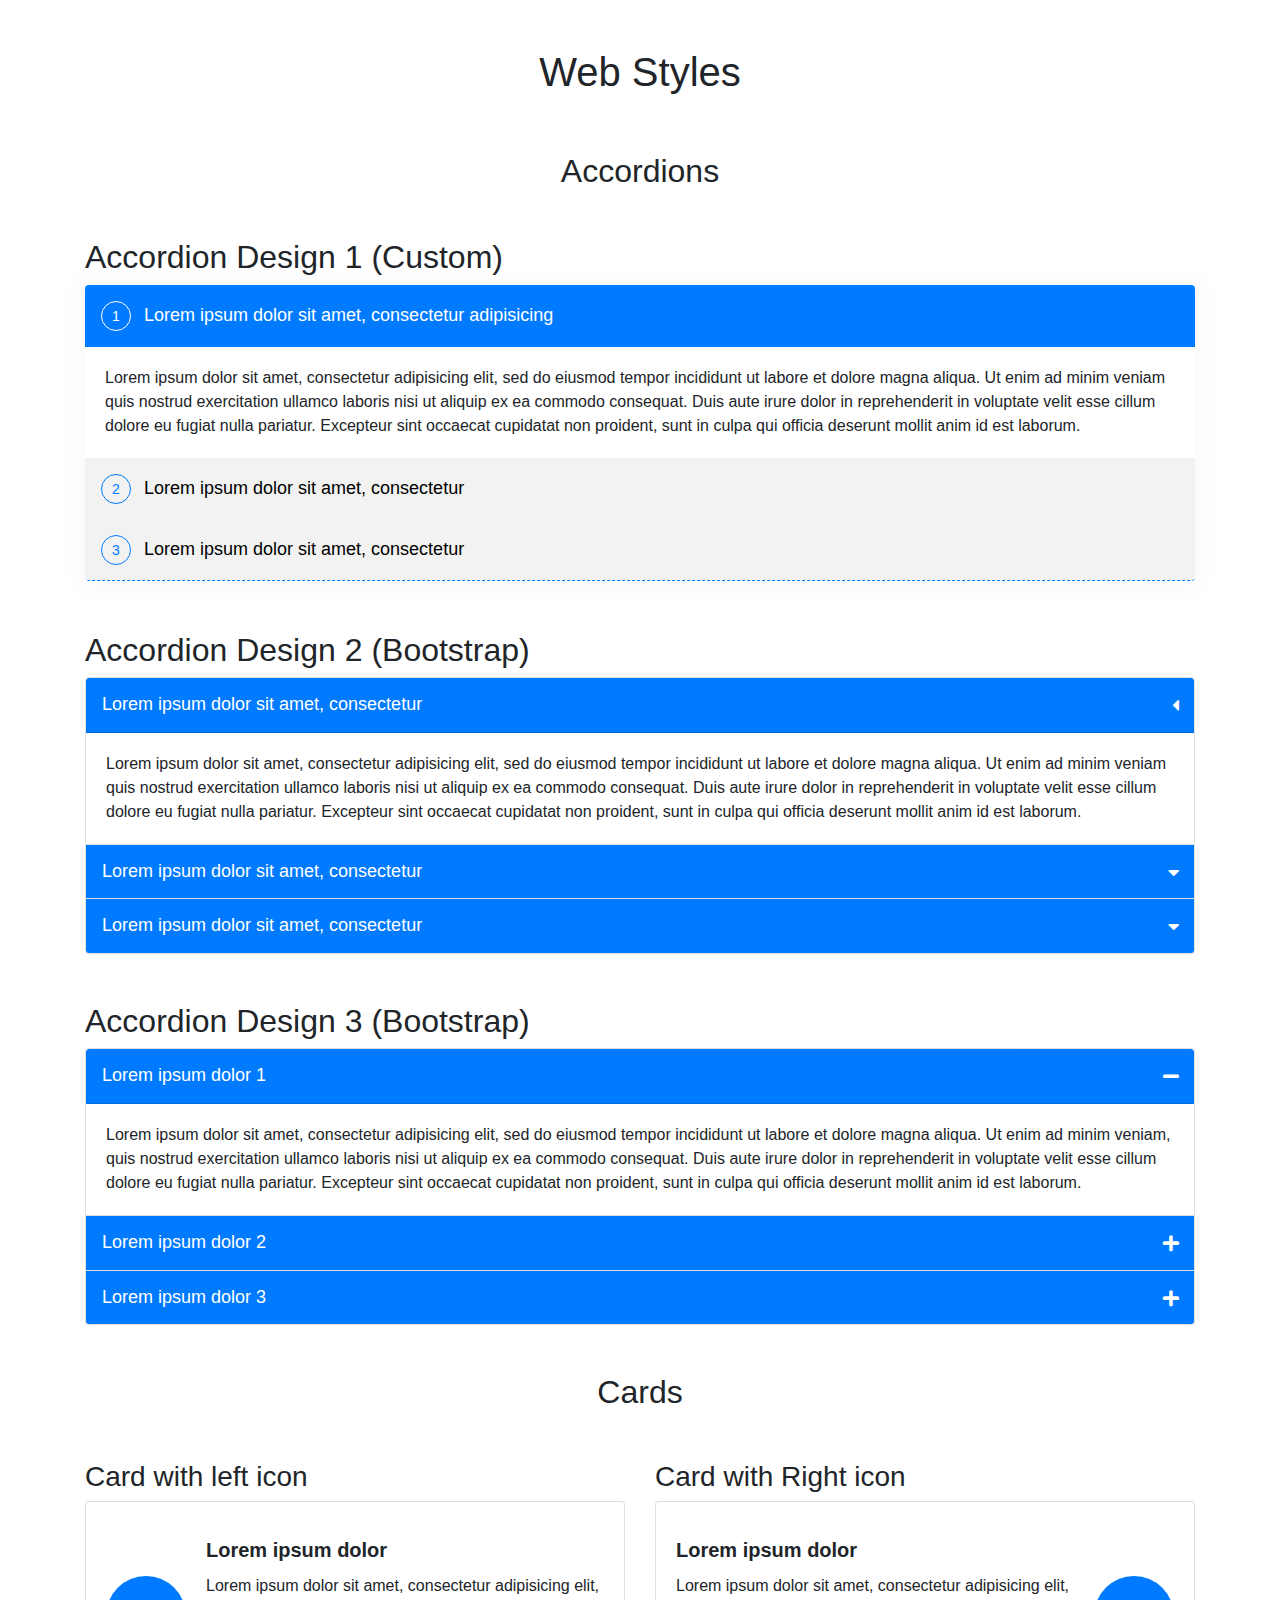
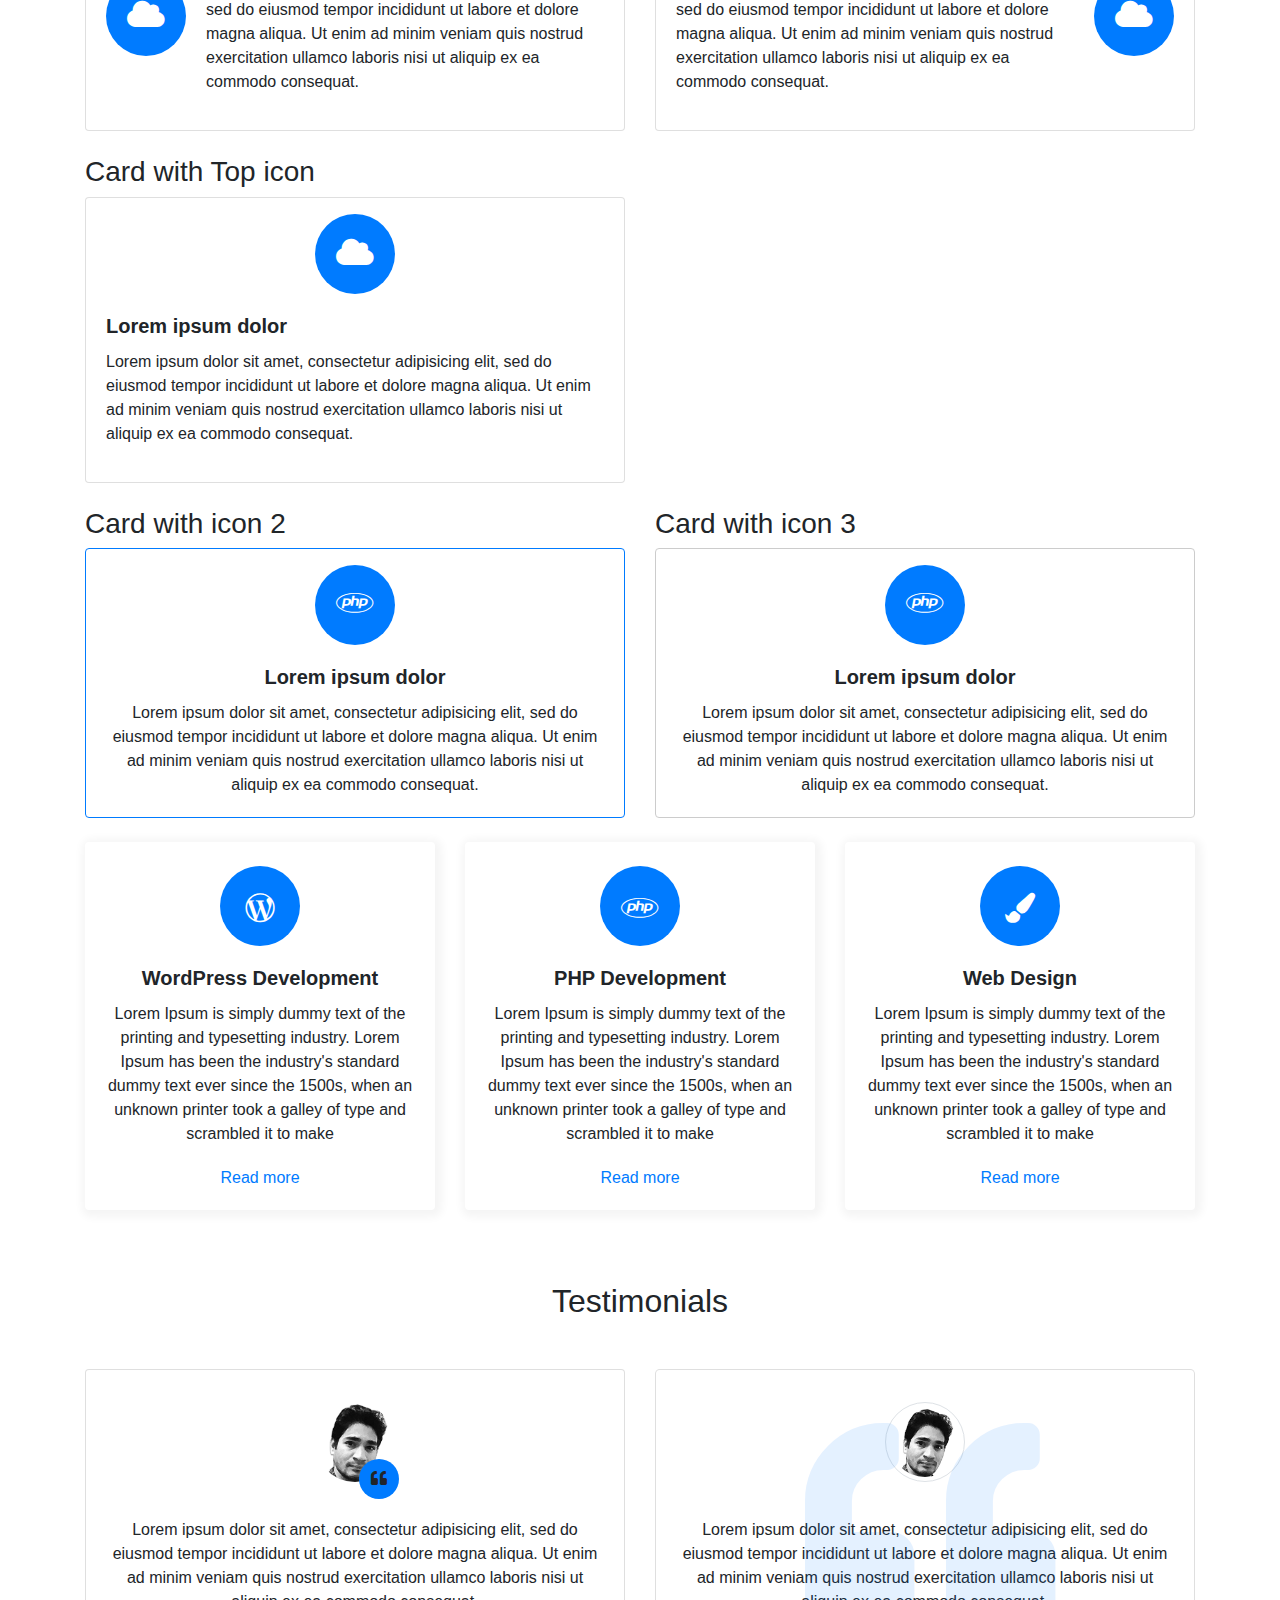
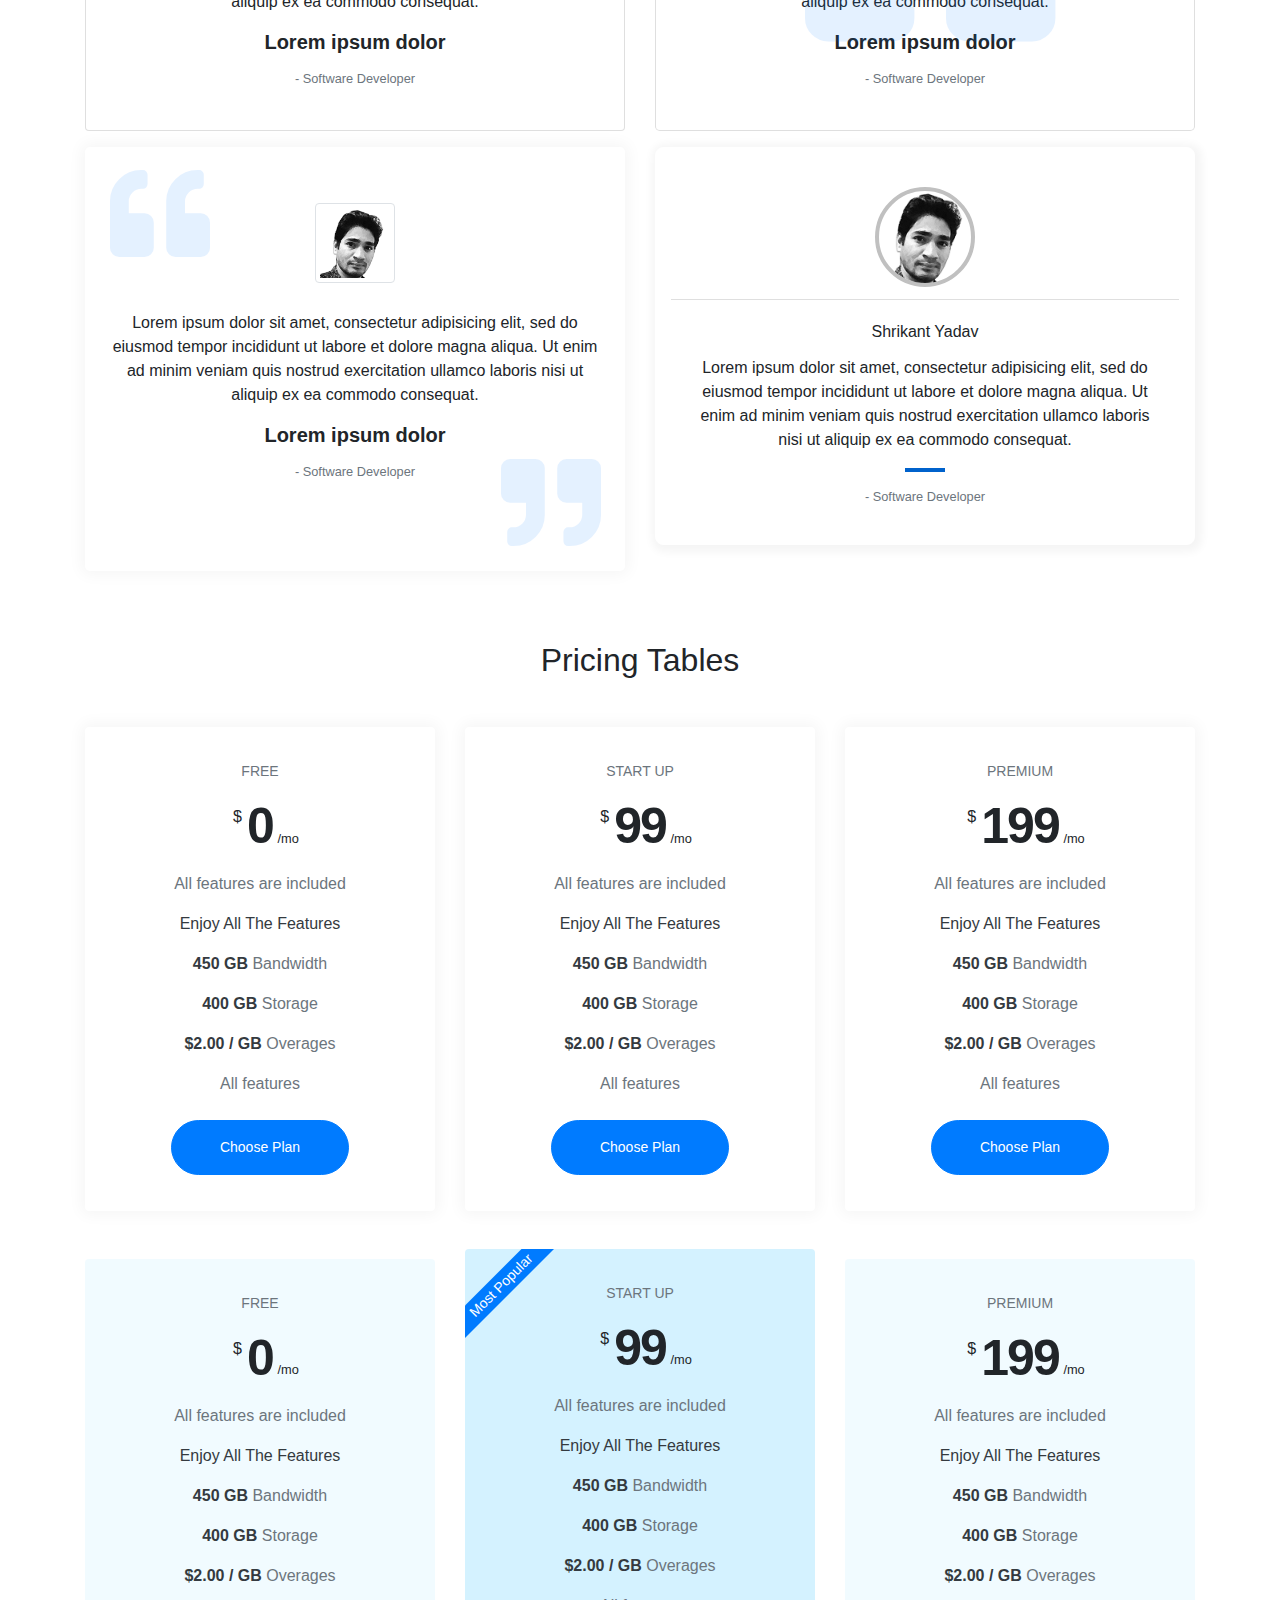
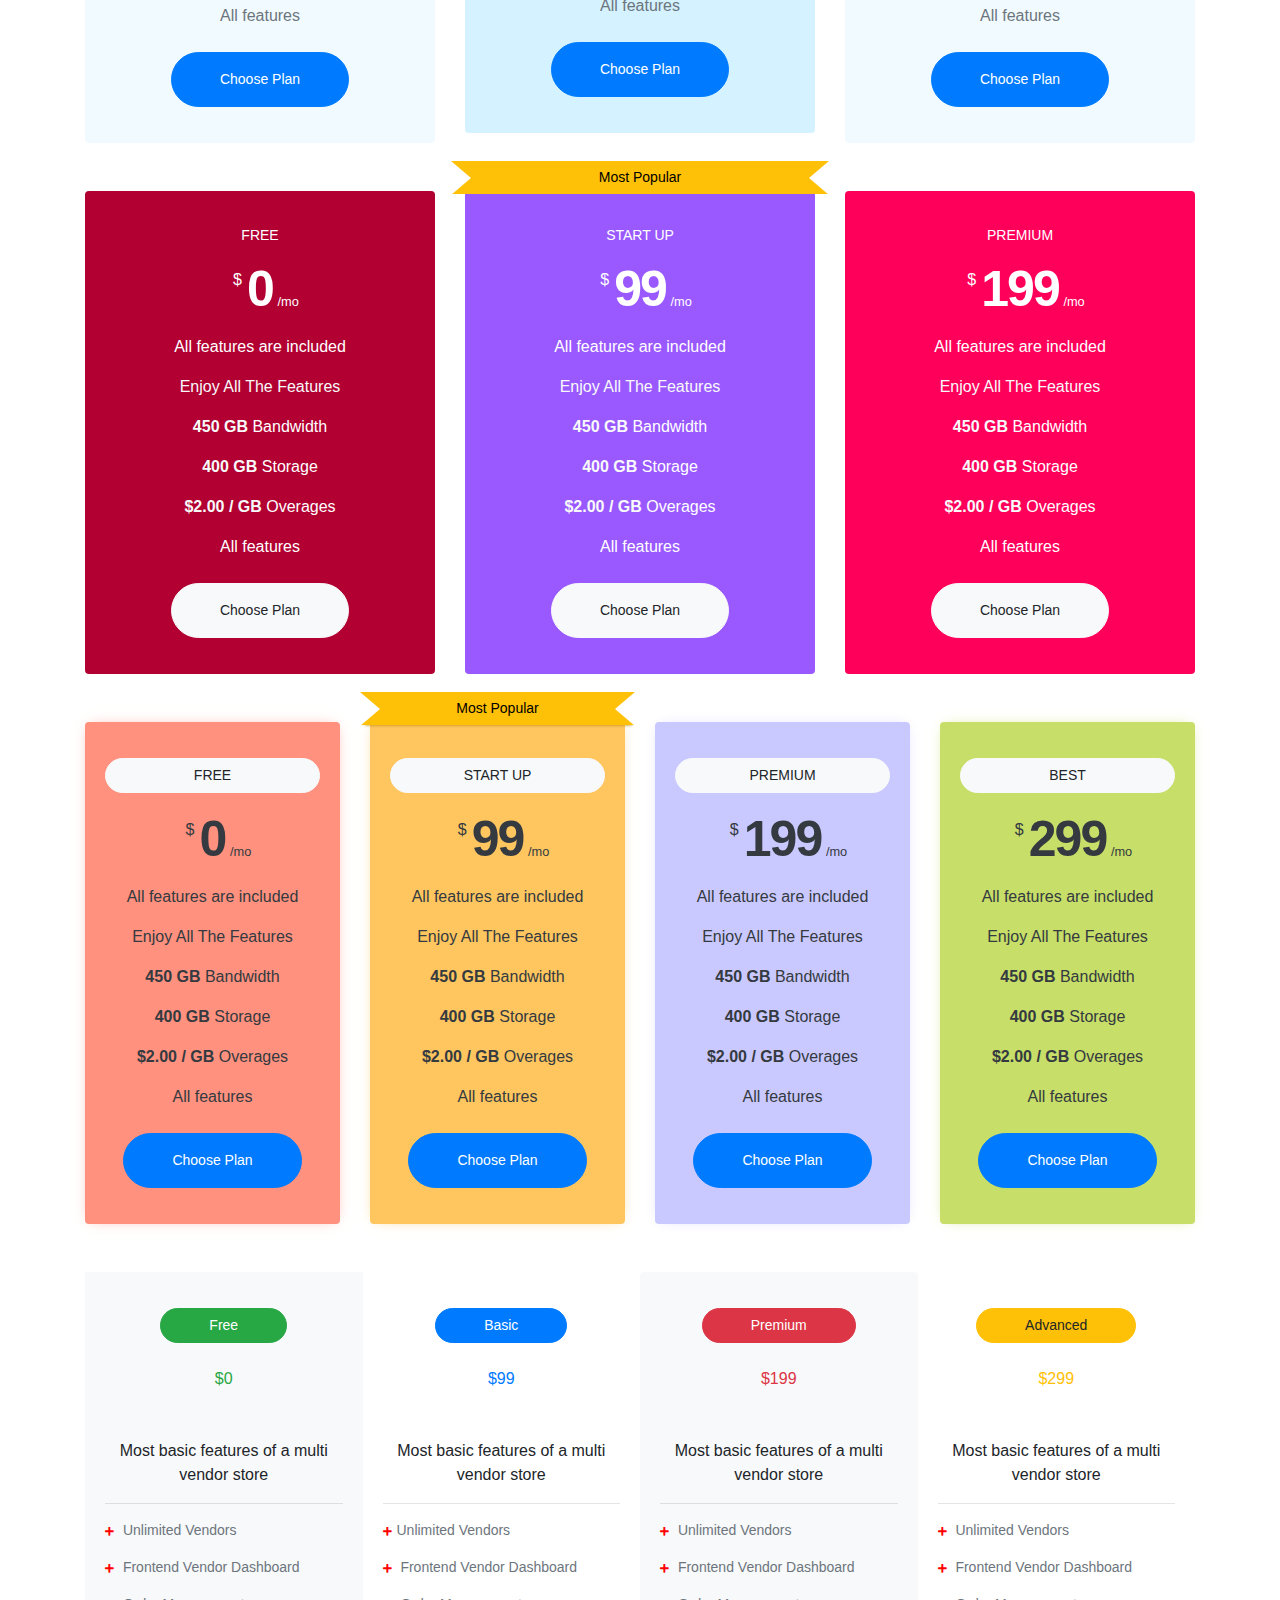
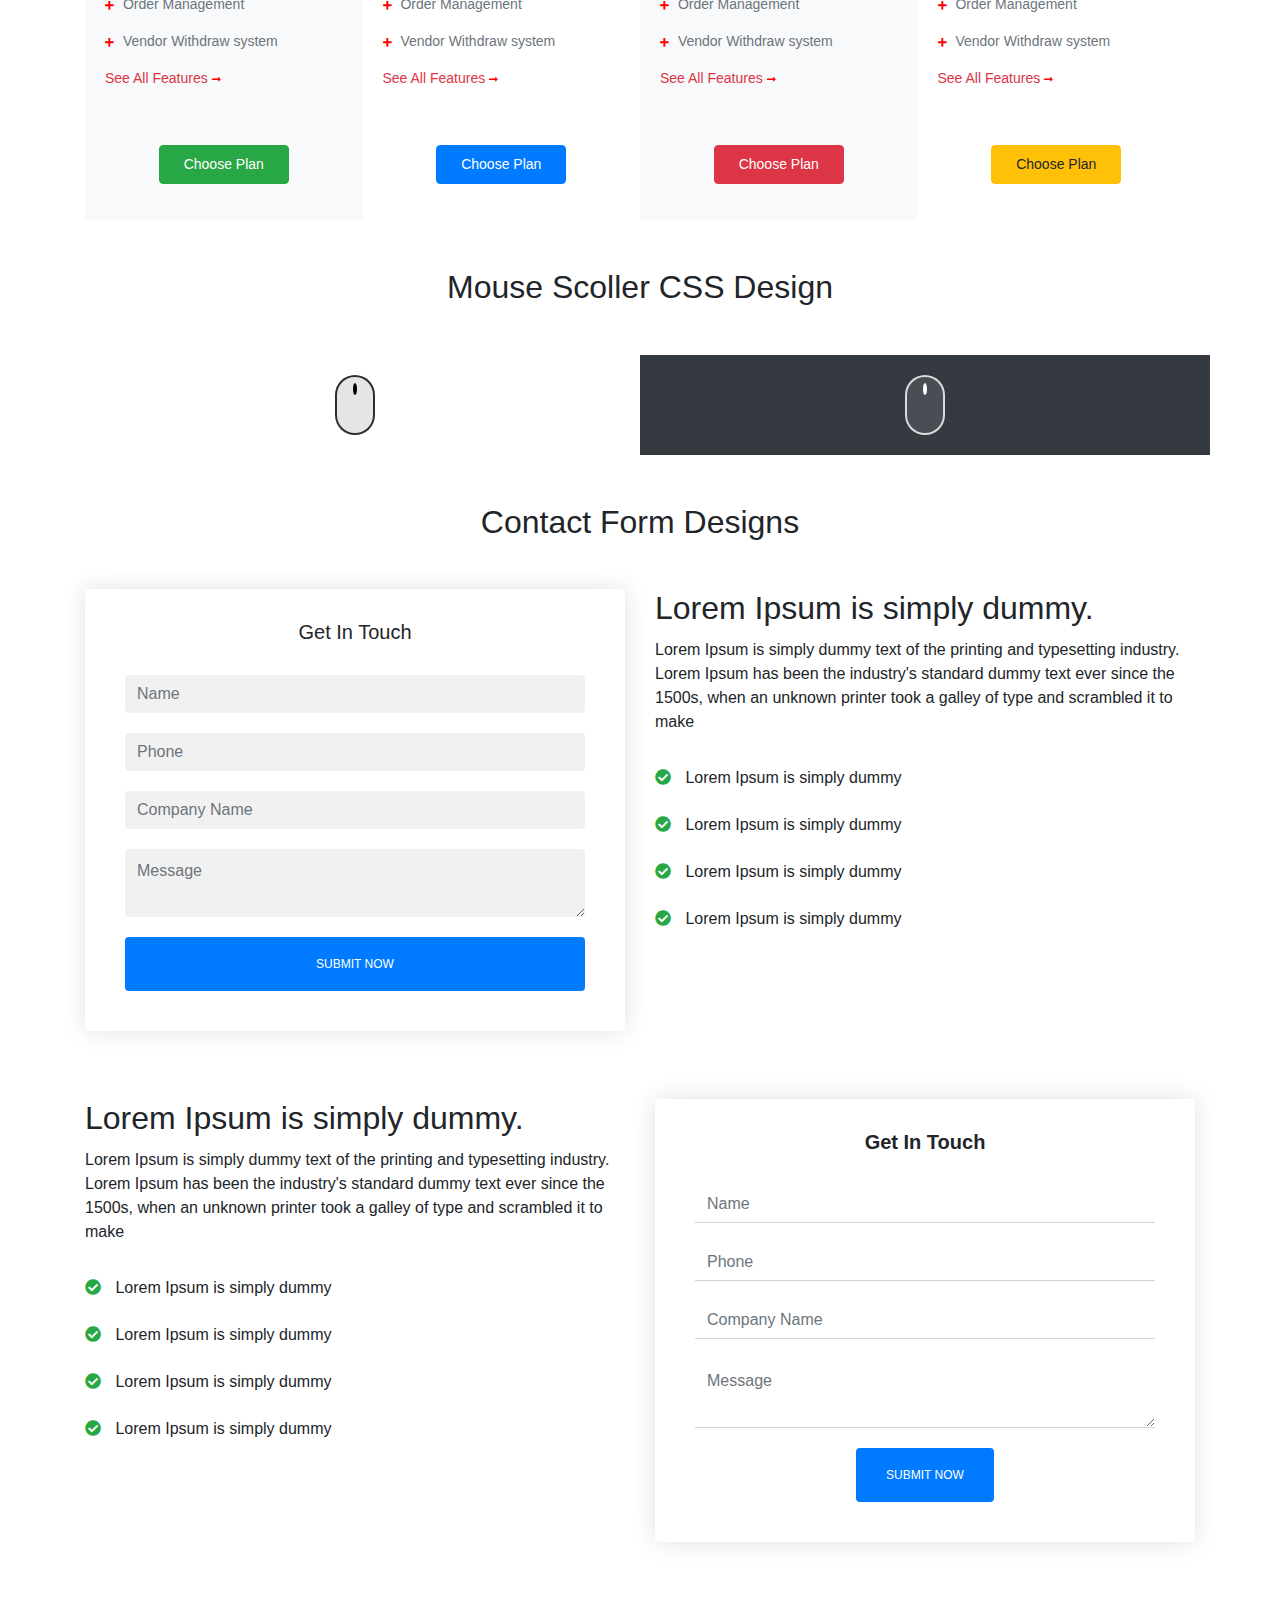
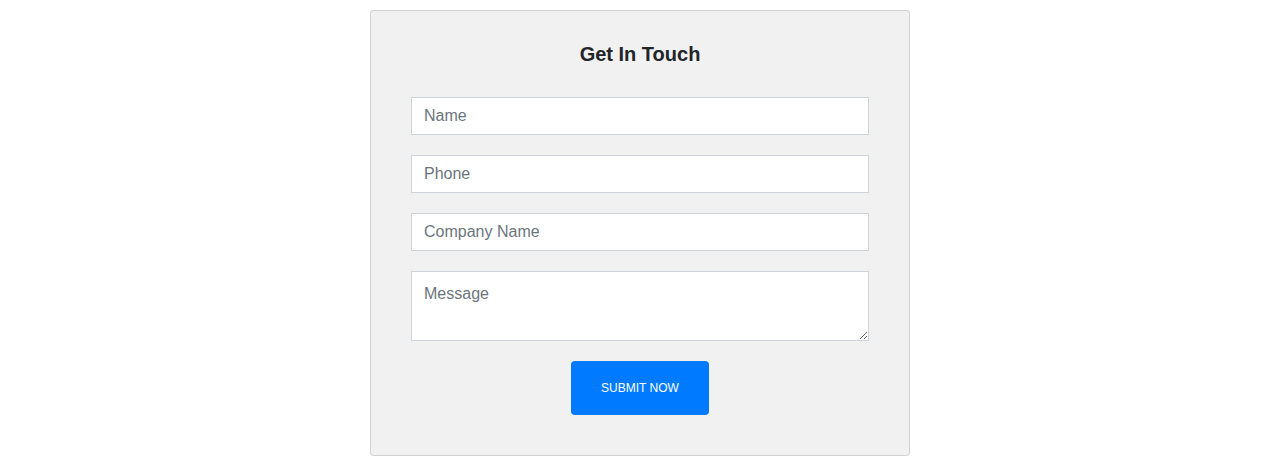
<file: index.html>
<!DOCTYPE html>
<html>
<head>

	<title>Web Style by Shrikant Yadav </title>

	<meta name="viewport" content="width=device-width, initial-scale=1, shrink-to-fit=no">

	<link rel="shortcut icon" href="images/user_logo.png" />

	<!-- stylesheet -->
	<link rel="stylesheet" href="https://stackpath.bootstrapcdn.com/bootstrap/4.3.1/css/bootstrap.min.css" />
	<link rel="stylesheet" href="https://use.fontawesome.com/releases/v5.6.3/css/all.css" />

    <!-- Web Style CSS -->
    <link rel="stylesheet" href="webstyle.css" type="text/css" />

</head>
<body>
<h1 class="text-center py-5">Web Styles</h1>
<div class="container">
	<div class="row">
		<div class="col-12"><h2 class="text-center mb-5">Accordions</h2></div>
		<div class="col-12">

			<h2>Accordion Design 1 (Custom)</h2>	

			<!-- Accordion Start -->
			<div class="accordion accordion_design1">

				<div class="card">
					<div class="card-header p-0" role="tab" id="heading1">
						<h3 class="m-0 position-relative">
							<a class="p-3 d-block" href="#collapse_design11" data-toggle="collapse" data-parent="#accordion2" aria-expanded="true" aria-controls="collapse_design11"><span class="card-count">1</span> <span class="card-title">Lorem ipsum dolor sit amet, consectetur adipisicing </span> <i class="fas fa-caret-down position-absolute d-none"></i> <i class="fas fa-caret-left position-absolute d-none"></i></a>
						</h3>
					</div>
					<div class="collapse show" id="collapse_design11" role="tabpanel" aria-labelledby="heading1" data-parent="#accordion2">
					  	<div class="card-body">
						  	<p class="m-0">Lorem ipsum dolor sit amet, consectetur adipisicing elit, sed do eiusmod tempor incididunt ut labore et dolore magna aliqua. Ut enim ad minim veniam quis nostrud exercitation ullamco laboris nisi ut aliquip ex ea commodo consequat. Duis aute irure dolor in reprehenderit in voluptate velit esse cillum dolore eu fugiat nulla pariatur. Excepteur sint occaecat cupidatat non proident, sunt in culpa qui officia deserunt mollit anim id est laborum.</p>
					  	</div>	
					</div>
				</div>	

			
				<div class="card">
					<div class="card-header p-0" role="tab" id="heading2">
					 	<h4 class="m-0 md-accordion-0 position-relative">
							<a class="p-3 collapsed d-block" href="#collapse_design12" data-toggle="collapse" data-parent="#accordion2" aria-expanded="false" aria-controls="collapse_design12"><span class="card-count">2</span> Lorem ipsum dolor sit amet, consectetur <i class="fas fa-caret-down position-absolute d-none"></i> <i class="fas fa-caret-left position-absolute d-none"></i></a>
						</h4>
					</div>
					<div class="collapse " id="collapse_design12" role="tabpanel" aria-labelledby="heading2" data-parent="#accordion2">
					  	<div class="card-body">
							<p class="m-0">Lorem ipsum dolor sit amet, consectetur adipisicing elit, sed do eiusmod tempor incididunt ut labore et dolore magna aliqua. Ut enim ad minim veniam quis nostrud exercitation ullamco laboris nisi ut aliquip ex ea commodo consequat. Duis aute irure dolor in reprehenderit in voluptate velit esse cillum dolore eu fugiat nulla pariatur. Excepteur sint occaecat cupidatat non proident, sunt in culpa qui officia deserunt mollit anim id est laborum.</p>
						</div>	
					</div>
				</div>
			
				<div class="card">
					<div class="card-header p-0" role="tab" id="heading3">
						<h4 class="m-0 position-relative">
							<a class="p-3 collapsed d-block" href="#collapse_design13" data-toggle="collapse" data-parent="#accordion2" aria-expanded="false" aria-controls="collapse_design13"><span class="card-count">3</span> Lorem ipsum dolor sit amet, consectetur <i class="fas fa-caret-down position-absolute d-none"></i> <i class="fas fa-caret-left position-absolute d-none"></i></a>
						</h4>	
					</div>
					<div class="collapse " id="collapse_design13" role="tabpanel" aria-labelledby="heading3" data-parent="#accordion2">
					  	<div class="card-body">
							<p class="m-0">Lorem ipsum dolor sit amet, consectetur adipisicing elit, sed do eiusmod tempor incididunt ut labore et dolore magna aliqua. Ut enim ad minim veniam quis nostrud exercitation ullamco laboris nisi ut aliquip ex ea commodo consequat. Duis aute irure dolor in reprehenderit in voluptate velit esse cillum dolore eu fugiat nulla pariatur. Excepteur sint occaecat cupidatat non proident, sunt in culpa qui officia deserunt mollit anim id est laborum.</p>
						</div>	
					</div>
				</div>

			</div>
			<!-- Accordion End -->

		</div>

		<div class="col-12">
			<h2>Accordion Design 2 (Bootstrap)</h2>

			<!-- Accordion Start -->
			<div class="accordion md-accordion accordion_design2 mb-5" id="accordion2" role="tablist" aria-multiselectable="true">
				<div class="card">
					<div class="card-header p-0" role="tab" id="heading1">
						<h4 class="m-0 position-relative">
							<a class="p-3 d-block" href="#collapse_design21" data-toggle="collapse" data-parent="#accordion2" aria-expanded="true" aria-controls="collapse_design21">Lorem ipsum dolor sit amet, consectetur <i class="fas fa-caret-down position-absolute d-none"></i> <i class="fas fa-caret-left position-absolute d-none"></i></a>
						</h4>
					</div>
					<div class="collapse show" id="collapse_design21" role="tabpanel" aria-labelledby="heading1" data-parent="#accordion2">
					  	<div class="card-body">
						  	<p class="m-0">Lorem ipsum dolor sit amet, consectetur adipisicing elit, sed do eiusmod tempor incididunt ut labore et dolore magna aliqua. Ut enim ad minim veniam quis nostrud exercitation ullamco laboris nisi ut aliquip ex ea commodo consequat. Duis aute irure dolor in reprehenderit in voluptate velit esse cillum dolore eu fugiat nulla pariatur. Excepteur sint occaecat cupidatat non proident, sunt in culpa qui officia deserunt mollit anim id est laborum.</p>
					  	</div>	
					</div>
				</div>	
			
				<div class="card">
					<div class="card-header p-0" role="tab" id="heading2">
					 	<h4 class="m-0 md-accordion-0 position-relative">
							<a class="p-3 collapsed d-block" href="#collapse_design22" data-toggle="collapse" data-parent="#accordion2" aria-expanded="false" aria-controls="collapse_design22">Lorem ipsum dolor sit amet, consectetur <i class="fas fa-caret-down position-absolute d-none"></i> <i class="fas fa-caret-left position-absolute d-none"></i></a>
						</h4>
					</div>
					<div class="collapse " id="collapse_design22" role="tabpanel" aria-labelledby="heading2" data-parent="#accordion2">
					  	<div class="card-body">
							<p class="m-0">Lorem ipsum dolor sit amet, consectetur adipisicing elit, sed do eiusmod tempor incididunt ut labore et dolore magna aliqua. Ut enim ad minim veniam quis nostrud exercitation ullamco laboris nisi ut aliquip ex ea commodo consequat. Duis aute irure dolor in reprehenderit in voluptate velit esse cillum dolore eu fugiat nulla pariatur. Excepteur sint occaecat cupidatat non proident, sunt in culpa qui officia deserunt mollit anim id est laborum.</p>
						</div>	
					</div>
				</div>
			
				<div class="card">
					<div class="card-header p-0" role="tab" id="heading3">
						<h4 class="m-0 position-relative">
							<a class="p-3 collapsed d-block" href="#collapse_design23" data-toggle="collapse" data-parent="#accordion2" aria-expanded="false" aria-controls="collapse_design23">Lorem ipsum dolor sit amet, consectetur <i class="fas fa-caret-down position-absolute d-none"></i> <i class="fas fa-caret-left position-absolute d-none"></i></a>
						</h4>	
					</div>
					<div class="collapse " id="collapse_design23" role="tabpanel" aria-labelledby="heading3" data-parent="#accordion2">
					  	<div class="card-body">
							<p class="m-0">Lorem ipsum dolor sit amet, consectetur adipisicing elit, sed do eiusmod tempor incididunt ut labore et dolore magna aliqua. Ut enim ad minim veniam quis nostrud exercitation ullamco laboris nisi ut aliquip ex ea commodo consequat. Duis aute irure dolor in reprehenderit in voluptate velit esse cillum dolore eu fugiat nulla pariatur. Excepteur sint occaecat cupidatat non proident, sunt in culpa qui officia deserunt mollit anim id est laborum.</p>
						</div>	
					</div>
				</div>	
			
			</div>
			<!-- Accordion End -->
						
		</div>

		<div class="col-12">
			<h2>Accordion Design 3 (Bootstrap)</h2>
			<!-- Accordion Start  -->
			<div class="accordion accordion_design3 mb-5" id="accordion3" role="tablist" aria-multiselectable="true">

					<!-- Card 1 Start -->
					<div class="card">
						<div class="card-header p-0" role="tab" id="heading1">
							<h4 class="m-0 position-relative"><a class="d-block w-100 p-3" href="#collapse_design31" data-toggle="collapse" data-parent="#accordion3" aria-expanded="true"
						aria-controls="collapse_design31">Lorem ipsum dolor 1<i class="fas fa-plus position-absolute d-none"></i><i class="fas fa-minus fas position-absolute  d-none"></i></a></h4>	  	  	
						</div>
						<div class="collapse show" id="collapse_design31" role="tabpanel" aria-labelledby="heading1" data-parent="#accordion3">
						<div class="card-body">
							<p class="mb-0">Lorem ipsum dolor sit amet, consectetur adipisicing elit, sed do eiusmod tempor incididunt ut labore et dolore magna aliqua. Ut enim ad minim veniam, quis nostrud exercitation ullamco laboris nisi ut aliquip ex ea commodo consequat. Duis aute irure dolor in reprehenderit in voluptate velit esse cillum dolore eu fugiat nulla pariatur. Excepteur sint occaecat cupidatat non proident, sunt in culpa qui officia deserunt mollit anim id est laborum.</p>
						</div>		
						</div>
					</div>	
					<!-- Card 1 End -->
				
					<!-- Card 2 Start -->
						<div class="card">
						<div class="card-header p-0" role="tab" id="heading2">
							<h4 class="m-0 position-relative"><a class="d-block w-100 p-3 collapsed" href="#collapse_design32" data-toggle="collapse" data-parent="#accordion3" aria-expanded="false"
						aria-controls="collapse_design32">Lorem ipsum dolor 2<i class="fas fa-plus position-absolute d-none"></i><i class="fas fa-minus fas position-absolute d-none"></i></a></h4>	  	  	
						</div>
						<div class="collapse" id="collapse_design32" role="tabpanel" aria-labelledby="heading2" data-parent="#accordion3">
						<div class="card-body">
							<p class="mb-0">Lorem ipsum dolor sit amet, consectetur adipisicing elit, sed do eiusmod tempor incididunt ut labore et dolore magna aliqua. Ut enim ad minim veniam, quis nostrud exercitation ullamco laboris nisi ut aliquip ex ea commodo consequat. Duis aute irure dolor in reprehenderit in voluptate velit esse cillum dolore eu fugiat nulla pariatur. Excepteur sint occaecat cupidatat non proident, sunt in culpa qui officia deserunt mollit anim id est laborum.</p>
						</div>		
						</div>
					</div>	
					<!-- Card 2 End -->
				
					<!-- Card 3 Start -->
						<div class="card">
						<div class="card-header p-0" role="tab" id="heading3">
							<h4 class="m-0 position-relative"><a class="d-block w-100 p-3 collapsed" href="#collapse_design33" data-toggle="collapse" data-parent="#accordion3" aria-expanded="false"
						aria-controls="collapse_design33">Lorem ipsum dolor 3<i class="fas fa-plus position-absolute d-none"></i><i class="fas fa-minus fas position-absolute d-none"></i></a></h4>	  	  	
						</div>
						<div class="collapse" id="collapse_design33" role="tabpanel" aria-labelledby="heading3" data-parent="#accordion3">
						<div class="card-body">
							<p class="mb-0">Lorem ipsum dolor sit amet, consectetur adipisicing elit, sed do eiusmod tempor incididunt ut labore et dolore magna aliqua. Ut enim ad minim veniam, quis nostrud exercitation ullamco laboris nisi ut aliquip ex ea commodo consequat. Duis aute irure dolor in reprehenderit in voluptate velit esse cillum dolore eu fugiat nulla pariatur. Excepteur sint occaecat cupidatat non proident, sunt in culpa qui officia deserunt mollit anim id est laborum.</p>
						</div>	
						</div>
					</div>	
					<!-- Card 3 End -->
				
				</div>
				<!-- Accordion End -->
	  
		</div>

	</div>
	<!-- Row End -->

	<!-- Row Start -->
	<div class="row">
		<div class="col-12"><h2 class="text-center mb-5">Cards</h2></div>
		
		<div class="col-12 col-md-6">
			<h3>Card with left icon</h3>

			<!-- Card With Left Icon -->
			<div class="card mb-4 card_with_icon1 position-relative py-3 rounded rounded-2">
				<div class="card-icon position-absolute rounded-circle text-white text-center py-3">
				<i class="fas fa-cloud"></i>
				</div>
				<div class="card-body">
					<h5 class="card-title font-weight-bold">Lorem ipsum dolor</h5>
					<p class="card-text mb-0">Lorem ipsum dolor sit amet, consectetur adipisicing elit, sed do eiusmod tempor incididunt ut labore et dolore magna aliqua. Ut enim ad minim veniam quis nostrud exercitation ullamco laboris nisi ut aliquip ex ea commodo consequat.</p>
				</div>
			</div>

		</div>

		<div class="col-12 col-md-6">
			<h3>Card with Right icon</h3>

			<!-- Card With Right Icon -->
			<div class="card mb-4 card_with_icon1 right_icon position-relative py-3 rounded rounded-2">
				<div class="card-icon position-absolute rounded-circle text-white text-center py-3">
				<i class="fas fa-cloud"></i>
				</div>
				<div class="card-body">
					<h5 class="card-title font-weight-bold">Lorem ipsum dolor</h5>
					<p class="card-text mb-0">Lorem ipsum dolor sit amet, consectetur adipisicing elit, sed do eiusmod tempor incididunt ut labore et dolore magna aliqua. Ut enim ad minim veniam quis nostrud exercitation ullamco laboris nisi ut aliquip ex ea commodo consequat.</p>
				</div>
			</div>

		</div>

		<div class="col-12 col-md-6">
			<h3>Card with Top icon</h3>

			<!-- Card With Top Icon -->
			<div class="card mb-4 card_with_icon1 top_icon position-relative py-3 rounded rounded-2">
				<div class="card-icon rounded-circle text-white text-center py-3 mx-auto m-0">
				<i class="fas fa-cloud"></i>
				</div>
				<div class="card-body">
					<h5 class="card-title font-weight-bold">Lorem ipsum dolor</h5>
					<p class="card-text mb-0">Lorem ipsum dolor sit amet, consectetur adipisicing elit, sed do eiusmod tempor incididunt ut labore et dolore magna aliqua. Ut enim ad minim veniam quis nostrud exercitation ullamco laboris nisi ut aliquip ex ea commodo consequat.</p>
				</div>
			</div>

		</div>
		<div class="w-100"></div>
		<div class="col-12 col-md-6">
			<h3>Card with icon 2</h3>

			<!-- Card Start -->
			<div class="card mb-4 card_with_icon2 pt-3">
				<div class="card-icon rounded-circle mx-auto text-center text-white py-3">
					<i class="fab fa-php"></i>
				</div>
				<div class="card-body text-center">
					<h5 class="card-title font-weight-bold">Lorem ipsum dolor</h5>
					<p class="card-text mb-0">Lorem ipsum dolor sit amet, consectetur adipisicing elit, sed do eiusmod tempor incididunt ut labore et dolore magna aliqua. Ut enim ad minim veniam quis nostrud exercitation ullamco laboris nisi ut aliquip ex ea commodo consequat.</p>
				</div>
			</div>
			<!-- Card End -->
	
		</div>
	
		<div class="col-12 col-md-6">
			<h3>Card with icon 3</h3>

			<!-- Card Start -->
			<div class="card mb-4 card_with_icon3 pt-3 border-0">
				<div class="card-icon rounded-circle mx-auto text-center text-white py-3">
					<i class="fab fa-php"></i>
				</div>
				<div class="card-body text-center">
					<h5 class="card-title font-weight-bold">Lorem ipsum dolor</h5>
					<p class="card-text mb-0">Lorem ipsum dolor sit amet, consectetur adipisicing elit, sed do eiusmod tempor incididunt ut labore et dolore magna aliqua. Ut enim ad minim veniam quis nostrud exercitation ullamco laboris nisi ut aliquip ex ea commodo consequat.</p>
				</div>
			</div>
			<!-- Card End -->

		</div>

	</div>
	<!-- Row End -->


	<!-- Row Start -->
	<div class="row">

        <!--Card Start -->
        <div class="col-12 col-sm-6 col-md-4">
            <div class="card mb-4 card_with_icon2 pt-4 box_shw3 border-0  text-center">
                <div class="card-icon rounded-circle mx-auto text-white p_t_20">
                	<i class="fab fa-wordpress-simple"></i>
                	</div>
                <div class="card-body">
                    <h5 class="card-title font-weight-bold text-center">WordPress Development</h5>
                    <p class="card-text">Lorem Ipsum is simply dummy text of the printing and typesetting industry. Lorem Ipsum has been the industry's standard dummy text ever since the 1500s, when an unknown printer took a galley of type and scrambled it to make</p>
                    <p class="mb-0"><a class="link text-primary text-sm" href="#" title="Read more " target="_self">Read more </a></p>
                </div>
            </div>
        </div>  

        <div class="col-12 col-sm-6 col-md-4">
            <div class="card mb-4 card_with_icon2 pt-4 box_shw3 border-0  text-center">
                <div class="card-icon rounded-circle mx-auto text-white p_t_20">
                	<i class="fab fa-php"></i>
                		
                	</div>
                <div class="card-body">
                    <h5 class="card-title font-weight-bold text-center">PHP Development</h5>
                    <p class="card-text">Lorem Ipsum is simply dummy text of the printing and typesetting industry. Lorem Ipsum has been the industry's standard dummy text ever since the 1500s, when an unknown printer took a galley of type and scrambled it to make</p>
                    <p class="mb-0"><a class="link text-primary text-sm" href="#" title="Read more " target="_self">Read more </a></p>
                </div>
            </div>
        </div>  

        <div class="col-12 col-sm-6 col-md-4">
            <div class="card mb-4 card_with_icon2 pt-4 box_shw3 border-0  text-center">
                <div class="card-icon rounded-circle mx-auto text-white p_t_20"><i class="fas fa-paint-brush"></i></div>
                <div class="card-body">
                    <h5 class="card-title font-weight-bold text-center">Web Design</h5>
                    <p class="card-text">Lorem Ipsum is simply dummy text of the printing and typesetting industry. Lorem Ipsum has been the industry's standard dummy text ever since the 1500s, when an unknown printer took a galley of type and scrambled it to make</p>
                    <p class="mb-0"><a class="link text-primary text-sm" href="#" title="Read more " target="_self">Read more </a></p>
                </div>
            </div>
        </div>  
        <!-- Card End -->
            
    </div>
    <!-- Row End -->

    <div class="mb-5"></div>

	<!-- Row Start -->
	<div class="row">
		<div class="col-12"><h2 class="text-center mb-5">Testimonials</h2></div>

		<div class="col-12 col-md-6">
			<!-- Card Start -->
			<div class="card mb-3 pt-3 testimonials_card1 position-releative">
				<div class="mx-auto text-center py-3">
					<img  class="card_image rounded-circle" src="images/user_logo.png">
					<div class="card-icon rounded-circle text-center text-red py-2 position-absolute">
						<i class="fas fa-quote-left"></i>
					</div>
				</div>
				<div class="card-body text-center">
					<p class="card-text mb-3">Lorem ipsum dolor sit amet, consectetur adipisicing elit, sed do eiusmod tempor incididunt ut labore et dolore magna aliqua. Ut enim ad minim veniam quis nostrud exercitation ullamco laboris nisi ut aliquip ex ea commodo consequat.</p>
					<h5 class="card-title font-weight-bold">Lorem ipsum dolor </h5>
					<p><small class="text-secondary"> - Software Developer</small></p>
				</div>
			</div>
			<!-- Card End -->
		</div>

		<div class="col-12 col-md-6">
			<!-- Card Start -->
			<div class="card mb-3 pt-3 testimonials_card2 position-releative rounded-lg">
				<div class="mx-auto text-center py-3">
					<img  class="card_image rounded-circle img-thumbnail" src="images/user_logo.png">
					<div class="card-icon position-absolute">
						<i class="fas fa-quote-left"></i>
					</div>
				</div>
				<div class="card-body text-center">
					<p class="card-text mb-3">Lorem ipsum dolor sit amet, consectetur adipisicing elit, sed do eiusmod tempor incididunt ut labore et dolore magna aliqua. Ut enim ad minim veniam quis nostrud exercitation ullamco laboris nisi ut aliquip ex ea commodo consequat.</p>
					<h5 class="card-title font-weight-bold">Lorem ipsum dolor </h5>
					<p><small class="text-secondary"> - Software Developer</small></p>
				</div>
			</div>
			<!-- Card End -->
		</div>

		<div class="col-12 col-md-6">
			<!-- Card Start -->
			<div class="card mb-3 py-5 testimonials_card3 position-releative border-0 rounded-lg" >
				<div class="mx-auto text-center py-2">
					<img  class="card_image img-thumbnail" src="images/user_logo.png">
					<div class="card-icon position-absolute">
						<i class="fas fa-quote-left"></i>
					</div>
					<div class="card-icon card-icon2 position-absolute">
						<i class="fas fa-quote-right"></i>
					</div>
				</div>
				<div class="card-body text-center">
					<p class="card-text mb-3">Lorem ipsum dolor sit amet, consectetur adipisicing elit, sed do eiusmod tempor incididunt ut labore et dolore magna aliqua. Ut enim ad minim veniam quis nostrud exercitation ullamco laboris nisi ut aliquip ex ea commodo consequat.</p>
					<h5 class="card-title font-weight-bold">Lorem ipsum dolor </h5>
					<p><small class="text-secondary"> - Software Developer</small></p>
				</div>
			</div>
			<!-- Card End -->
		</div>

		<div class="col-12 col-md-6">
			<div class="card card_team1 text-center mb-5">
				<div class="card-header bg-white">
					<div class="img_circle"><img src="images/user_logo.png" class="images"></div>
				</div>
					<div class="card-body">
						<div class="card-title"> Shrikant Yadav </div>
						<p class="card-text mb-3">Lorem ipsum dolor sit amet, consectetur adipisicing elit, sed do eiusmod tempor incididunt ut labore et dolore magna aliqua. Ut enim ad minim veniam quis nostrud exercitation ullamco laboris nisi ut aliquip ex ea commodo consequat.</p>
						<div class="separator"></div>	
						<small class="designation text-muted">- Software Developer</small>
					</div>
			</div>
		</div>

	</div>
	<!-- Row End -->

	<div class="mb-5"></div>


	<!-- Row Start -->
	<div class="row">

		<div class="col-12"><h2 class="text-center mb-5">Pricing Tables</h2></div>

		<div class="col">

			<!-- Card Start -->
			<div class="card border-0 py-3  text-center pricing_card1 mb-5 mb-lg-0">
				<div class="card-body">
				<h5 class="card-title text-muted text-uppercase  mb-3">Free</h5>
				<h6 class="card-price  position-relative mb-3"><small class="symbol position-absolute">$</small><span class="price font-weight-bold">0</span><small class="period position-absolute">/mo</small></h6>
				<ul class="list-group list-unstyled text-muted  mb-2">
					<li class="pb-3">All features are included</li>
					<li class="text-dark pb-3">Enjoy All The Features</li>
					<li class="pb-3"><strong class="text-dark">450 GB</strong> Bandwidth</li>
					<li class="pb-3"><strong class="text-dark">400 GB</strong> Storage</li>
					<li class="pb-3"><strong class="text-dark">$2.00 / GB</strong> Overages</li>
					<li class="pb-3">All features</li>
				</ul>
				<div class=""><a href="#" class="btn px-5 btn-primary btn-lg rounded-pill py-3">Choose Plan</a></div>
				</div>
			</div>
			<!-- Card End -->
	
		</div>
	
		<div class="col">
	
			<!-- Card Start -->
			<div class="card border-0 py-3 text-center pricing_card1 mb-5 mb-lg-0">
				<div class="card-body">
				<h5 class="card-title text-muted text-uppercase  mb-3">Start Up</h5>
				<h6 class="card-price  position-relative mb-3"><small class="symbol position-absolute">$</small><span class="price font-weight-bold">99</span><small class="period position-absolute">/mo</small></h6>
				<ul class="list-group list-unstyled text-muted  mb-2">
					<li class="pb-3">All features are included</li>
					<li class="text-dark pb-3">Enjoy All The Features</li>
					<li class="pb-3"><strong class="text-dark">450 GB</strong> Bandwidth</li>
					<li class="pb-3"><strong class="text-dark">400 GB</strong> Storage</li>
					<li class="pb-3"><strong class="text-dark">$2.00 / GB</strong> Overages</li>
					<li class="pb-3">All features</li>
				</ul>
				<div class=""><a href="#" class="btn px-5 btn-primary btn-lg rounded-pill py-3">Choose Plan</a></div>
				</div>
			</div>
			<!-- Card End -->
	
		</div>
	
		<div class="col">
	
			<!-- Card Start -->
			<div class="card border-0 py-3 text-center pricing_card1 mb-5 mb-lg-0">
				<div class="card-body">
				<h5 class="card-title text-muted text-uppercase  mb-3">Premium</h5>
				<h6 class="card-price  position-relative mb-3"><small class="symbol position-absolute">$</small><span class="price font-weight-bold">199</span><small class="period position-absolute">/mo</small></h6>
				<ul class="list-group list-unstyled text-muted  mb-2">
					<li class="pb-3">All features are included</li>
					<li class="text-dark pb-3">Enjoy All The Features</li>
					<li class="pb-3"><strong class="text-dark">450 GB</strong> Bandwidth</li>
					<li class="pb-3"><strong class="text-dark">400 GB</strong> Storage</li>
					<li class="pb-3"><strong class="text-dark">$2.00 / GB</strong> Overages</li>
					<li class="pb-3">All features</li>
				</ul>
				<div class=""><a href="#" class="btn px-5 btn-primary btn-lg rounded-pill py-3">Choose Plan</a></div>
				</div>
			</div>
			<!-- Card End -->
	
		</div>
	</div>
	<!-- Row End -->
	<div class="mb-5"></div>
	<!-- price_tables_wr Start -->
	<div class="price_tables_wr">
		<div class="row">
			<div class="col">
		
					<!-- Card Start -->
					<div class="card py-3 text-center pricing_card2 mb-5 mb-lg-0">
					  <div class="card-body">
						<h5 class="card-title text-muted text-uppercase  mb-3">Free</h5>
						<h6 class="card-price  position-relative mb-3"><small class="symbol position-absolute">$</small><span class="price font-weight-bold">0</span><small class="period position-absolute">/mo</small></h6>
						<ul class="list-group list-unstyled text-muted  mb-2">
						  <li class="pb-3">All features are included</li>
						  <li class="text-dark pb-3">Enjoy All The Features</li>
						  <li class="pb-3"><strong class="text-dark">450 GB</strong> Bandwidth</li>
						  <li class="pb-3"><strong class="text-dark">400 GB</strong> Storage</li>
						  <li class="pb-3"><strong class="text-dark">$2.00 / GB</strong> Overages</li>
						  <li class="pb-3">All features</li>
						</ul>
						<div class=""><a href="#" class="btn px-5 btn-primary btn-lg rounded-pill py-3">Choose Plan</a></div>
					  </div>
					</div>
					<!-- Card End -->
		
			</div>
	
			<div class="col">
		
					<!-- Card Start -->
					<div class="card py-3 text-center pricing_card2 mb-5 mb-lg-0">
						<span class="popular">Most Popular</span>
					  <div class="card-body">
						<h5 class="card-title text-muted text-uppercase  mb-3">Start Up</h5>
						<h6 class="card-price  position-relative mb-3"><small class="symbol position-absolute">$</small><span class="price font-weight-bold">99</span><small class="period position-absolute">/mo</small></h6>
						<ul class="list-group list-unstyled text-muted  mb-2">
						  <li class="pb-3">All features are included</li>
						  <li class="text-dark pb-3">Enjoy All The Features</li>
						  <li class="pb-3"><strong class="text-dark">450 GB</strong> Bandwidth</li>
						  <li class="pb-3"><strong class="text-dark">400 GB</strong> Storage</li>
						  <li class="pb-3"><strong class="text-dark">$2.00 / GB</strong> Overages</li>
						  <li class="pb-3">All features</li>
						</ul>
						<div class=""><a href="#" class="btn px-5 btn-primary btn-lg rounded-pill py-3">Choose Plan</a></div>
					  </div>
					</div>
					<!-- Card End -->
		
			</div>
	
			<div class="col">
		
					<!-- Card Start -->
					<div class="card py-3 text-center pricing_card2 mb-5 mb-lg-0">
					  <div class="card-body">
						<h5 class="card-title text-muted text-uppercase  mb-3">Premium</h5>
						<h6 class="card-price  position-relative mb-3"><small class="symbol position-absolute">$</small><span class="price font-weight-bold">199</span><small class="period position-absolute">/mo</small></h6>
						<ul class="list-group list-unstyled text-muted  mb-2">
						  <li class="pb-3">All features are included</li>
						  <li class="text-dark pb-3">Enjoy All The Features</li>
						  <li class="pb-3"><strong class="text-dark">450 GB</strong> Bandwidth</li>
						  <li class="pb-3"><strong class="text-dark">400 GB</strong> Storage</li>
						  <li class="pb-3"><strong class="text-dark">$2.00 / GB</strong> Overages</li>
						  <li class="pb-3">All features</li>
						</ul>
						<div class=""><a href="#" class="btn px-5 btn-primary btn-lg rounded-pill py-3">Choose Plan</a></div>
					  </div>
					</div>
					<!-- Card End -->
		
			</div>
		</div>
	</div>
	<!-- price_tables_wr End -->
		
	<div class="mb-5"></div>
	<!-- price_tables_wr Start -->
	<div class="price_tables_wr">
		<div class="row">
			<div class="col">
	
				<!-- Card Start -->
				<div class="card py-3 text-center pricing_card3 mb-5 mb-lg-0 text-white">
				  <div class="card-body">
					<h5 class="card-title  text-uppercase  mb-3">Free</h5>
					<h6 class="card-price  position-relative mb-3"><small class="symbol position-absolute">$</small><span class="price font-weight-bold">0</span><small class="period position-absolute">/mo</small></h6>
					<ul class="list-group list-unstyled   mb-2">
					  <li class="pb-3">All features are included</li>
					  <li class="text-light pb-3">Enjoy All The Features</li>
					  <li class="pb-3"><strong class="text-light">450 GB</strong> Bandwidth</li>
					  <li class="pb-3"><strong class="text-light">400 GB</strong> Storage</li>
					  <li class="pb-3"><strong class="text-light">$2.00 / GB</strong> Overages</li>
					  <li class="pb-3">All features</li>
					</ul>
					<div class=""><a href="#" class="btn px-5 btn-light btn-lg rounded-pill py-3">Choose Plan</a></div>
				  </div>
				</div>
				<!-- Card End -->
	
			</div>
	
			<div class="col">
	
				<!-- Card Start -->
				<div class="card py-3 text-center pricing_card3 mb-5 mb-lg-0  text-white">
					<span class="popular">Most Popular</span>
				  <div class="card-body">
					<h5 class="card-title  text-uppercase  mb-3">Start Up</h5>
					<h6 class="card-price  position-relative mb-3"><small class="symbol position-absolute">$</small><span class="price font-weight-bold">99</span><small class="period position-absolute">/mo</small></h6>
					<ul class="list-group list-unstyled   mb-2">
					  <li class="pb-3">All features are included</li>
					  <li class="text-light pb-3">Enjoy All The Features</li>
					  <li class="pb-3"><strong class="text-light">450 GB</strong> Bandwidth</li>
					  <li class="pb-3"><strong class="text-light">400 GB</strong> Storage</li>
					  <li class="pb-3"><strong class="text-light">$2.00 / GB</strong> Overages</li>
					  <li class="pb-3">All features</li>
					</ul>
					<div class=""><a href="#" class="btn px-5 btn-light btn-lg rounded-pill py-3">Choose Plan</a></div>
				  </div>
				</div>
				<!-- Card End -->
	
			</div>
	
			<div class="col">
	
				<!-- Card Start -->
				<div class="card py-3 text-center pricing_card3 mb-5 mb-lg-0  text-white">
				  <div class="card-body">
					<h5 class="card-title  text-uppercase  mb-3">Premium</h5>
					<h6 class="card-price  position-relative mb-3"><small class="symbol position-absolute">$</small><span class="price font-weight-bold">199</span><small class="period position-absolute">/mo</small></h6>
					<ul class="list-group list-unstyled   mb-2">
					  <li class="pb-3">All features are included</li>
					  <li class="text-light pb-3">Enjoy All The Features</li>
					  <li class="pb-3"><strong class="text-light">450 GB</strong> Bandwidth</li>
					  <li class="pb-3"><strong class="text-light">400 GB</strong> Storage</li>
					  <li class="pb-3"><strong class="text-light">$2.00 / GB</strong> Overages</li>
					  <li class="pb-3">All features</li>
					</ul>
					<div class=""><a href="#" class="btn px-5 btn-light btn-lg rounded-pill py-3">Choose Plan</a></div>
				  </div>
				</div>
				<!-- Card End -->
	
			</div>
		</div>
	</div>
	<!-- price_tables_wr End -->

	<!-- price_tables_wr Start	 -->
	<div class="mb-5"></div>
	<div class="price_tables_wr">
		<div class="row">
			<div class="col">
	
				<!-- Card Start -->
				<div class="card py-3 text-center pricing_card4 mb-5 mb-lg-0 text-dark">
					<div class="card-body">
					<h5 class="card-title text-uppercase mb-3 btn btn-light rounded-pill w-100">Free</h5>
					<h6 class="card-price  position-relative mb-3"><small class="symbol position-absolute">$</small><span class="price font-weight-bold">0</span><small class="period position-absolute">/mo</small></h6>
					<ul class="list-group list-unstyled   mb-2">
						<li class="pb-3">All features are included</li>
						<li class="text-dark pb-3">Enjoy All The Features</li>
						<li class="pb-3"><strong class="text-dark">450 GB</strong> Bandwidth</li>
						<li class="pb-3"><strong class="text-dark">400 GB</strong> Storage</li>
						<li class="pb-3"><strong class="text-dark">$2.00 / GB</strong> Overages</li>
						<li class="pb-3">All features</li>
					</ul>
					<div class=""><a href="#" class="btn px-5 btn-primary btn-lg rounded-pill py-3">Choose Plan</a></div>
					</div>
				</div>
				<!-- Card End -->
	
			</div>
	
			<div class="col">
	
				<!-- Card Start -->
				<div class="card py-3 text-center pricing_card4 mb-5 mb-lg-0  text-dark">
					<span class="popular">Most Popular</span>
					<div class="card-body">
					<h5 class="card-title text-uppercase mb-3 btn btn-light rounded-pill w-100">Start Up</h5>
					<h6 class="card-price  position-relative mb-3"><small class="symbol position-absolute">$</small><span class="price font-weight-bold">99</span><small class="period position-absolute">/mo</small></h6>
					<ul class="list-group list-unstyled   mb-2">
						<li class="pb-3">All features are included</li>
						<li class="text-dark pb-3">Enjoy All The Features</li>
						<li class="pb-3"><strong class="text-dark">450 GB</strong> Bandwidth</li>
						<li class="pb-3"><strong class="text-dark">400 GB</strong> Storage</li>
						<li class="pb-3"><strong class="text-dark">$2.00 / GB</strong> Overages</li>
						<li class="pb-3">All features</li>
					</ul>
					<div class=""><a href="#" class="btn px-5 btn-primary btn-lg rounded-pill py-3">Choose Plan</a></div>
					</div>
				</div>
				<!-- Card End -->
	
			</div>
	
			<div class="col">
	
				<!-- Card Start -->
				<div class="card py-3 text-center pricing_card4 mb-5 mb-lg-0  text-dark">
					<div class="card-body">
					<h5 class="card-title text-uppercase mb-3 btn btn-light rounded-pill w-100">Premium</h5>
					<h6 class="card-price  position-relative mb-3"><small class="symbol position-absolute">$</small><span class="price font-weight-bold">199</span><small class="period position-absolute">/mo</small></h6>
					<ul class="list-group list-unstyled   mb-2">
						<li class="pb-3">All features are included</li>
						<li class="text-dark pb-3">Enjoy All The Features</li>
						<li class="pb-3"><strong class="text-dark">450 GB</strong> Bandwidth</li>
						<li class="pb-3"><strong class="text-dark">400 GB</strong> Storage</li>
						<li class="pb-3"><strong class="text-dark">$2.00 / GB</strong> Overages</li>
						<li class="pb-3">All features</li>
					</ul>
					<div class=""><a href="#" class="btn px-5 btn-primary btn-lg rounded-pill py-3">Choose Plan</a></div>
					</div>
				</div>
				<!-- Card End -->
	
			</div>
	
			<div class="col">
	
				<!-- Card Start -->
				<div class="card py-3 text-center pricing_card4 mb-5 mb-lg-0  text-dark">
					<div class="card-body">
					<h5 class="card-title text-uppercase mb-3 btn btn-light rounded-pill w-100">Best</h5>
					<h6 class="card-price  position-relative mb-3"><small class="symbol position-absolute">$</small><span class="price font-weight-bold">299</span><small class="period position-absolute">/mo</small></h6>
					<ul class="list-group list-unstyled   mb-2">
						<li class="pb-3">All features are included</li>
						<li class="text-dark pb-3">Enjoy All The Features</li>
						<li class="pb-3"><strong class="text-dark">450 GB</strong> Bandwidth</li>
						<li class="pb-3"><strong class="text-dark">400 GB</strong> Storage</li>
						<li class="pb-3"><strong class="text-dark">$2.00 / GB</strong> Overages</li>
						<li class="pb-3">All features</li>
					</ul>
					<div class=""><a href="#" class="btn px-5 btn-primary btn-lg rounded-pill py-3">Choose Plan</a></div>
					</div>
				</div>
				<!-- Card End -->
	
			</div>			
		</div>
	</div>
	<!-- price_tables_wr End -->

	<!-- Pricing Table 5 -->
	<div class="mb-5"></div>
	<div class="row no-gutters">
		<div class="col">
			<!-- Card Start -->
			<div class="card bg-light border-0 rounded-0  py-3  text-center pricing_table5 mb-5 mb-lg-0">
					<div class="card-body ">
						
						<a href="#" class="btn px-5 btn-success rounded-pill mb-4">Free</a>
	
					<div class="text-success mb-5">$0</div>
	
					<span>Most basic features of a multi vendor store</span>
					<hr />
					<ul class="list-group list-unstyled text-muted  mb-2 text-left">
						<li class="pb-3"><i class="fas fa-plus"></i></strong> Unlimited Vendors</li>
						<li class="pb-3"><i class="fas fa-plus"></i> Frontend Vendor Dashboard</li>
						<li class="pb-3"><i class="fas fa-plus"></i> Order Management</li>
						<li class="pb-3"><i class="fas fa-plus"></i> Vendor Withdraw system</li>
						<li class="mb-5"><a href="#" class="text-danger mb-5">See All Features <i class="fas fa-long-arrow-alt-right"></i></a></li>
					</ul>
	
					<a href="#" class="btn px-4 py-2 btn-success">Choose Plan</a>
					</div>
			</div>
			<!-- Card End -->
		</div>
	
		<div class="col">
			<!-- Card Start -->
			<div class="card border-0 py-3  text-center pricing_table5 mb-5 mb-lg-0">
					<div class="card-body">
						<a href="#" class="btn px-5 btn-primary rounded-pill mb-4">Basic</a>
				
						<div class="text-primary mb-5">$99</div>
	
					<span>Most basic features of a multi vendor store</span>
					<hr />
					<ul class="list-group list-unstyled text-muted  mb-2 text-left">
							<li class="pb-3"><i class="fas fa-plus"></i>Unlimited Vendors</li>
							<li class="pb-3"><i class="fas fa-plus"></i> Frontend Vendor Dashboard</li>
							<li class="pb-3"><i class="fas fa-plus"></i> Order Management</li>
							<li class="pb-3"><i class="fas fa-plus"></i> Vendor Withdraw system</li>
							
							<li class="mb-5"><a href="#" class="text-danger">See All Features <i class="fas fa-long-arrow-alt-right"></i></a></li>
						</ul>
						<a href="#" class="btn px-4 py-2 btn-primary">Choose Plan</a>
					</div>
			</div>
			<!-- Card End -->
		</div>
	
		<div class="col">
			<!-- Card Start -->
			<div class="card border-0 py-3 bg-light text-center pricing_table5 mb-5 mb-lg-0">
					<div class="card-body">
						<a href="#" class="btn px-5 btn-danger rounded-pill mb-4">Premium</a>
				
					<div class="text-danger mb-5">$199</div>
	
						<span>Most basic features of a multi vendor store</span>
					<hr />
					<ul class="list-group list-unstyled text-muted  mb-2 text-left">
						<li class="pb-3"><i class="fas fa-plus"></i></strong> Unlimited Vendors</li>
							<li class="pb-3"><i class="fas fa-plus"></i> Frontend Vendor Dashboard</li>
							<li class="pb-3"><i class="fas fa-plus"></i> Order Management</li>
							<li class="pb-3"><i class="fas fa-plus"></i> Vendor Withdraw system</li>
	
							<li class="mb-5"><a href="#" class="text-danger">See All Features <i class="fas fa-long-arrow-alt-right"></i></a></li>
					</ul>
					<a href="#" class="btn px-4 py-2 btn-danger">Choose Plan</a>
					</div>
			</div>
			<!-- Card End -->
		</div>
	
		<div class="col">
			<!-- Card Start -->
			<div class="card border-0 py-3  text-center pricing_table5 mb-5 mb-lg-0">
					<div class="card-body">
						<a href="#" class="btn px-5 btn-warning rounded-pill mb-4">Advanced</a>
				
					<div class="text-warning mb-5">$299</div>
	
					<span>Most basic features of a multi vendor store</span>
					<hr />
					<ul class="list-group list-unstyled text-muted  mb-2 text-left">
							<li class="pb-3"><i class="fas fa-plus"></i></strong> Unlimited Vendors</li>
							<li class="pb-3"><i class="fas fa-plus"></i> Frontend Vendor Dashboard</li>
							<li class="pb-3"><i class="fas fa-plus"></i> Order Management</li>
							<li class="pb-3"><i class="fas fa-plus"></i> Vendor Withdraw system</li>
					
							<li class="mb-5"><a href="#" class="text-danger">See All Features <i class="fas fa-long-arrow-alt-right"></i></a></li>
					</ul>
					<a href="#" class="btn px-4 py-2 btn-warning">Choose Plan</a>
					</div>
			</div>
			<!-- Card End -->
		</div>
	</div>	
	<!-- Pricing Table 5 -->

	<div class="mb-5"></div>

	<!-- Row Start -->
	<div class="row">
		<div class="col-12"><h2 class="text-center mb-5">Mouse Scoller CSS Design</h2></div>

		<div class="col-12 col-md-6">
			<div class="mouse_scroll_down">
				<div class="mouse">
					<div class="scroller"></div>
				</div>
			</div>
		</div> 
		<div class="col-12 col-md-6 bg-dark box_height_100">
			<div class="mouse_scroll_down">
				<div class="mouse light">
					<div class="scroller"></div>
				</div>
			</div>
		</div>
	</div>
	<!-- Row End -->

	<div class="mb-5"></div>

	<!-- Row Start -->
	<div class="row">
		<div class="col-12"><h2 class="text-center mb-5">Contact Form Designs</h2></div>

        <div class="col-12 col-md-6">

        	<!-- Card Contact Form 1 -->
            <div class="card box_shw2 border-0 p_20 rounded-2 m_b_20" >
                <div class="card-header bg-white f_20_22 border-0 text-center">Get In Touch</div>
                <div class="card-body">
                    
                    <form action="" method="post" enctype="multipart/form-data">
                        <div class="position-relative form-group">
                            <input name="name" value="" type="text" class="text-field form-control m_b_20 bg_grey border-0 p_y_10" placeholder="Name"  />
                        </div>
                        <div class="position-relative form-group">
                            <input name="phone" value="" type="text" class="text-field form-control m_b_20 bg_grey border-0 p_y_10" placeholder="Phone" /> 
                        </div>
                        <div class="position-relative form-group">
                            <input name="company_name" value="" type="text" class="text-field form-control m_b_20 bg_grey border-0 p_y_10" placeholder="Company Name" />
                        </div>
                        <div class="position-relative form-group">
                            <textarea placeholder="Message" name="message" class="text-field form-control m_b_20 bg_grey border-0 p_y_10" ></textarea>
                        </div>
                    </form>
                    <p class="text-center mb-0"><a href="#" class="btn btn-primary p_x_30 text-uppercase p_y_20 f_12_14 border-0 w-100">Submit Now</a></p>  
                </div>
            </div>
            <!-- Card Contact Form 1 End -->

        </div>
        <div class="col-12 col-md-6">
            <h2 class="heading_style m_b_10 text-left"><span>Lorem Ipsum is simply dummy.</span></h2>
            <p class="m_b_20">Lorem Ipsum is simply dummy text of the printing and typesetting industry. Lorem Ipsum has been the industry's standard dummy text ever since the 1500s, when an unknown printer took a galley of type and scrambled it to make</p>
            <ul class="list-group list-group-flush list-unstyled">
				<li class="list-group-item pl-0 border-0"><i class="fas fa-check-circle text-success m_r_10"></i> Lorem Ipsum is simply dummy</li>
				<li class="list-group-item pl-0 border-0"><i class="fas fa-check-circle text-success m_r_10"></i> Lorem Ipsum is simply dummy</li>
				<li class="list-group-item pl-0 border-0"><i class="fas fa-check-circle text-success m_r_10"></i> Lorem Ipsum is simply dummy</li>
				<li class="list-group-item pl-0 border-0"><i class="fas fa-check-circle text-success m_r_10"></i> Lorem Ipsum is simply dummy</li>
            </ul>
    	</div>
    </div>
    <!-- Row End -->
 
	<div class="mb-5"></div>

	<!-- Row Start -->
	<div class="row">

        <div class="col-12 col-md-6">
            <h2 class="heading_style m_b_10 text-left"><span>Lorem Ipsum is simply dummy.</span></h2>
            <p class="m_b_20">Lorem Ipsum is simply dummy text of the printing and typesetting industry. Lorem Ipsum has been the industry's standard dummy text ever since the 1500s, when an unknown printer took a galley of type and scrambled it to make</p>
            <ul class="list-group list-group-flush list-unstyled">
				<li class="list-group-item pl-0 border-0"><i class="fas fa-check-circle text-success m_r_10"></i> Lorem Ipsum is simply dummy</li>
				<li class="list-group-item pl-0 border-0"><i class="fas fa-check-circle text-success m_r_10"></i> Lorem Ipsum is simply dummy</li>
				<li class="list-group-item pl-0 border-0"><i class="fas fa-check-circle text-success m_r_10"></i> Lorem Ipsum is simply dummy</li>
				<li class="list-group-item pl-0 border-0"><i class="fas fa-check-circle text-success m_r_10"></i> Lorem Ipsum is simply dummy</li>
            </ul>
    	</div>

        <div class="col-12 col-md-6">

        	<!-- Card Contact Form 2 -->
            <div class="card box_shw2 border-0 p_20 rounded-2 m_b_20" >
                <div class="card-header bg-white f_20_22 border-0 text-center font-weight-bold">Get In Touch</div>
                <div class="card-body">
                    
                    <form action="" method="post" enctype="multipart/form-data">
                        <div class="position-relative form-group">
                            <input name="name" value="" type="text" class="text-field form-control m_b_20 border-left-0 border-right-0 border-top-0 p_y_10 rounded-0" placeholder="Name"  />
                        </div>
                        <div class="position-relative form-group">
                            <input name="phone" value="" type="text" class="text-field form-control m_b_20 border-left-0 border-right-0 border-top-0 p_y_10 rounded-0" placeholder="Phone" /> 
                        </div>
                        <div class="position-relative form-group">
                            <input name="company_name" value="" type="text" class="text-field form-control m_b_20 border-left-0 border-right-0 border-top-0 p_y_10 rounded-0" placeholder="Company Name" />
                        </div>
                        <div class="position-relative form-group">
                            <textarea placeholder="Message" name="message" class="text-field form-control m_b_20 border-left-0 border-right-0 border-top-0 p_y_10 rounded-0" ></textarea>
                        </div>
                    </form>
                    <p class="text-center mb-0"><a href="#" class="btn btn-primary p_x_30 text-uppercase p_y_20 f_12_14 border-0">Submit Now</a></p>  
                </div>
            </div>
            <!-- Card Contact Form 3 End -->

        </div>

    </div>
    <!-- Row End -->

	<div class="mb-5"></div>

	<!-- Row Start -->
	<div class="row">

        <div class="col-12 col-md-6 offset-md-3">

        	<!-- Card Contact Form 3 -->
            <div class="card p_20 rounded-2 m_b_20 bg_grey" >
                <div class="card-header bg_grey f_20_22 border-0 text-center font-weight-bold">Get In Touch</div>
                <div class="card-body">
                    
                    <form action="" method="post" enctype="multipart/form-data">
                        <div class="position-relative form-group">
                            <input name="name" value="" type="text" class="form-control m_b_20 p_y_10 rounded-0" placeholder="Name"  />
                        </div>
                        <div class="position-relative form-group">
                            <input name="phone" value="" type="text" class="form-control m_b_20 p_y_10 rounded-0" placeholder="Phone" /> 
                        </div>
                        <div class="position-relative form-group">
                            <input name="company_name" value="" type="text" class="form-control m_b_20 p_y_10 rounded-0" placeholder="Company Name" />
                        </div>
                        <div class="position-relative form-group">
                            <textarea placeholder="Message" name="message" class="form-control m_b_20 p_y_10 rounded-0" ></textarea>
                        </div>
                    </form>
                    <p class="text-center mb-0"><a href="#" class="btn btn-primary p_x_30 text-uppercase p_y_20 f_12_14 border-0">Submit Now</a></p>  
                </div>
            </div>
            <!-- Card Contact Form 3 End -->

        </div>

    </div>
    <!-- Row End -->

</div>

	<!-- script -->
	<script src="https://code.jquery.com/jquery-3.3.1.slim.min.js"></script>
	<script src="https://cdnjs.cloudflare.com/ajax/libs/popper.js/1.14.7/umd/popper.min.js"></script>
	<script src="https://stackpath.bootstrapcdn.com/bootstrap/4.3.1/js/bootstrap.min.js" ></script>

</body>
</html>
</file>
<file: webstyle.css>
/*      This is ultimate responsive styles      */
/*      Created By: Shrikant Yadav              */  
/*      Contact: shrikant9907@gmail.com         */
/*      Web Developer and Desinger              */ 
/*      Version: 1.5.1                          */    
 
* {
    outline: none !important; 
}

img {
    max-width: 100%;
    height: auto;
} 

p {
    margin-bottom: 20px; 
}

.link,
a {
    color: #007bff;
}

.trans_02{
    -webkit-transition: all 0.2s ease-in;
    -moz-transition: all 0.2s ease-in;
    -ms-transition: all 0.2s ease-in;
    -o-transition: all 0.2s ease-in;
    transition: all 0.2s ease-in;  
}   

/*Buttons */
.btn, .button, button, input[type='submit'], input[type='button'] {
    -moz-transition: all .3s ease-in-out;
    -o-transition: all .3s ease-in-out;
    -webkit-transition: all .3s ease-in-out;
    transition: all .3s ease-in-out;
}

/*Alerts*/
.alert {
    box-shadow: 0px 3px 5px -4px rgba(0,0,0,0.7);
    padding: 5px 10px;
    border-radius: 0px;
    font-size: 14px;
    font-weight: bold;
}

/*Background Colors*/
.bg_grey {
    background-color: #F1F1F1 !important;
}

.bg_grey2 {
    background-color: #F2F2F2 !important;
}

.bg_purple {
    background-color: #eb3941 !important;
}

.bg_green {
    background-color: #69b76d !important; 
}

.bg_blue {
    background-color: #007bff !important; 
}

.bg_indigo {
    background-color: #6610f2 !important; 
}

.bg_purple {
    background-color: #6f42c1 !important; 
}

.bg_pink {
    background-color: #e83e8c !important; 
}

.bg_red {
    background-color: #dc3545 !important; 
}

.bg_orange {
    background-color: #fd7e14 !important;
}

.bg_yellow {
    background-color: #ffc107 !important;
}

.bg_green {
    background-color: #28a745 !important; 
}

.bg_teal {
    background-color: #20c997 !important;
}

.bg_cyan {
    background-color: #17a2b8 !important;
}

.bg_gray {
    background-color: #6c757d !important;
}

.bg_gray_dark {
    background-color: #343a40 !important;
}

.bg_primary {
    background-color: #007bff !important;
}

.bg_secondary {
    background-color: #6c757d !important;
}

.bg_success {
    background-color: #28a745 !important; 
}

.bg_info {
    background-color: #17a2b8 !important;
}

.bg_warning {
    background-color: #ffc107 !important; 
}

.bg_danger {
    background-color: #dc3545 !important;
}

.bg_light{
    background-color: #f8f9fa !important;
}

.bg_dark{
    background-color: #343a40 !important;
}
 
/*Heading Styles*/ 
.heading_style {
    text-align: center;
    width: 100%;
    display: block;
}

.heading_style.type_1 {
    font-weight: bold;
    font-size: 26px;
    line-height: 28px;
    margin-bottom: 16px;
    position: relative;
}

.heading_style.type_1 span {
    padding: 0 16px;
    z-index: 1;
    position: relative;
}

.heading_style.type_1:before {
    display: block;
    content: "";
    border-top: 1px solid rgba(0,0,0,0.5);
    border-bottom: 1px solid rgba(0,0,0,0.5);
    position: absolute;
    z-index: 0;
    width: 100%;
    max-width: 300px;
    left: 50%;
    margin-left: -150px;
    top: 50%;
    margin-top: -2px;
    height: 3px;
} 

/*section*/
.section_common_20 {
    padding: 20px 0px;
}
 
.section_common_20_10 {
    padding: 20px 0px 10px 0px;
}

.section_common_30 {
    padding: 30px 0px;
}

.section_common_30_20{
    padding: 30px 0px 20px 0px;
}  

.section_common_30_10{
    padding: 30px 0px 10px 0px;
}  

.section_common_40 {
    padding: 40px 0px;
}  

.section_common_40_30{
    padding: 40px 0px 30px 0px;
}  

.section_common_40_20{
    padding: 40px 0px 20px 0px;
}  

.section_common_40_10{
    padding: 40px 0px 10px 0px;
}  

.section_common_50 {
    padding: 50px 0px;
}  

.section_common_50_40 {
    padding: 50px 0px 40px 0px;
}  

.section_common_50_30 {
    padding: 50px 0px 30px 0px;
}  

.section_common_50_20 {
    padding: 50px 0px 20px 0px;
}  

.section_common_50_10 {
    padding: 50px 0px 10px 0px;
}  

.section_common_60 {
    padding: 60px 0px;
}  

.section_common_60_50 {
    padding: 60px 0px 50px 0px;
}  

.section_common_60_40 {
    padding: 60px 0px 40px 0px;
}  

.section_common_60_30 {
    padding: 60px 0px 30px 0px;
}  

.section_common_60_20 {
    padding: 60px 0px 20px 0px;
}  

.section_common_60_10 { 
    padding: 60px 0px 10px 0px;
}  

.section_common_70 {
    padding: 70px 0px;
}  

.section_common_70_60 {
    padding: 70px 0px 60px 0px;
} 

.section_common_70_50 {
    padding: 70px 0px 50px 0px;
}  

.section_common_70_40 {
    padding: 70px 0px 40px 0px;
}  

.section_common_70_30 {
    padding: 70px 0px 30px 0px;
}  

.section_common_70_20 {
    padding: 70px 0px 20px 0px;
}  

.section_common_70_10 {
    padding: 70px 0px 10px 0px;
}  

.section_common_80 {
    padding: 80px 0px;
}  

.section_common_80_70 {
    padding: 80px 0px 70px 0px;
} 

.section_common_80_60 {
    padding: 80px 0px 60px 0px;
} 

.section_common_80_50 {
    padding: 80px 0px 50px 0px; 
}  

.section_common_80_40 {
    padding: 80px 0px 40px 0px;
}  

.section_common_80_30 {
    padding: 80px 0px 30px 0px;
}  

.section_common_80_20 {
    padding: 80px 0px 20px 0px;
}  

.section_common_80_10 {
    padding: 80px 0px 10px 0px;
}  

/*Padding*/
.p_10 {
    padding:10px;
}

.p_l_10 {
    padding-left:10px !important;
}

.p_r_10 {
    padding-right:10px !important;
}
 
.p_t_10 {
    padding-top:10px !important;
}

.p_b_10 {
    padding-bottom:10px !important;
}
 
.p_x_10 {
    padding-right:10px;
    padding-left:10px;
}

.p_y_10 {
    padding-top:10px;
    padding-bottom:10px;
}

.p_20 {
    padding:20px;
}

.p_l_20 {
    padding-left:20px !important;
}

.p_r_20 {
    padding-right:20px !important;
}
 
.p_t_20 {
    padding-top:20px !important;
}

.p_b_20 {
    padding-bottom:20px !important;
}
 
.p_x_20 {
    padding-right:20px;
    padding-left:20px;
}

.p_y_20 {
    padding-top:20px;
    padding-bottom:20px;
}

.p_30 {
    padding:30px;
}

.p_l_30 {
    padding-left:30px !important;
}

.p_r_30 {
    padding-right:30px !important;
}
 
.p_t_30 {
    padding-top:30px !important;
}

.p_b_30 {
    padding-bottom:30px !important;
}
 
.p_x_30 {
    padding-right:30px;
    padding-left:30px;
}

.p_y_30 {
    padding-top:30px;
    padding-bottom:30px;
}

.p_40 {
    padding:40px;
}

.p_l_40 {
    padding-left:40px !important;
}

.p_r_40 {
    padding-right:40px !important;
}
 
.p_t_40 {
    padding-top:40px !important;
}

.p_b_40 {
    padding-bottom:40px !important;
}

.p_x_40 {
    padding-right:40px;
    padding-left:40px;
}

.p_y_40 {
    padding-top:40px;
    padding-bottom:40px;
}

.p_50 {
    padding:50px;
}

.p_l_50 {
    padding-left:50px !important;
}

.p_r_50 {
    padding-right:50px !important;
}
 
.p_t_50 {
    padding-top:50px !important;
}

.p_b_50 {
    padding-bottom:50px !important;
}

.p_x_50 {
    padding-right:50px;
    padding-left:50px;
}

.p_y_50 {
    padding-top:50px;
    padding-bottom:50px;
}

.p_60 {
    padding:60px;
}

.p_l_60 {
    padding-left:60px !important;
}

.p_r_60 {
    padding-right:60px !important;
}
 
.p_t_60 {
    padding-top:60px !important;
}

.p_b_60 {
    padding-bottom:60px !important;
}

.p_x_60 {
    padding-right:60px;
    padding-left:60px;
}

.p_y_60 {
    padding-top:60px;
    padding-bottom:60px;
}

.p_y_100 {  
    padding:100px 0;
}

.p_t_100 {
    padding-top:100px !important;
}

.p_b_100 {
    padding-bottom:100px !important;
}


 
/*Margins*/
.m_10 {
    margin:10px;
}

.m_l_10 {
    margin-left:10px !important;
}

.m_r_10 {
    margin-right:10px !important;
}
 
.m_t_10 {
    margin-top:10px !important;
}
 
.m_b_10 {     
    margin-bottom:10px !important;
}

.m_x_10 {
    padding-right:10px;
    padding-left:10px;
}

.m_y_10 {
    padding-top:10px;
    padding-bottom:10px;
}
 
.m_20 {
    margin:20px;
}

.m_l_20 {
    margin-left:20px !important;
}

.m_r_20 {
    margin-right:20px !important;
}
 
.m_t_20 {
    margin-top:20px !important;
}

.m_b_20 {
    margin-bottom:20px !important;
}

.m_x_20 {
    padding-right:20px;
    padding-left:20px;
}

.m_y_20 {
    padding-top:20px;
    padding-bottom:20px;
}
 
.m_30 {
    margin:30px;
}

.m_l_30 {
    margin-left:30px !important;
}

.m_r_30 {
    margin-right:30px !important;
}
 
.m_t_30 {
    margin-top:30px !important;
}

.m_b_30 {
    margin-bottom:30px !important;
}
 
.m_x_30 {
    padding-right:30px;
    padding-left:30px;
}

.m_y_30 {
    padding-top:30px;
    padding-bottom:30px;
}

.m_40 {
    margin:40px;
}

.m_l_40 {
    margin-left:40px !important;
}

.m_r_40 {
    margin-right:40px !important;
}
 
.m_t_40 {
    margin-top:40px !important;
}

.m_b_40 {
    margin-bottom:40px !important;
}
 
.m_x_40 {
    padding-right:40px;
    padding-left:40px;
}

.m_y_40 {
    padding-top:40px;
    padding-bottom:40px;
} 

.m_50 {
    margin:50px;
}

.m_l_50 {
    margin-left:50px !important;
}

.m_r_50 {
    margin-right:50px !important;
}
 
.m_t_50 {
    margin-top:50px !important;
}

.m_b_50 {
    margin-bottom:50px !important;
}
 
.m_x_50 {
    padding-right:50px;
    padding-left:50px;
}

.m_y_50 {
    padding-top:50px;
    padding-bottom:50px;
}

.m_60 {
    margin:60px;
}

.m_l_60 {
    margin-left:60px !important;
}

.m_r_60 {
    margin-right:60px !important;
}
 
.m_t_60 {
    margin-top:60px !important;
}

.m_b_60 {
    margin-bottom:60px !important;
}
 
.m_x_60 {
    padding-right:60px;
    padding-left:60px;
}

.m_y_60 {   
    padding-top:60px; 
    padding-bottom:60px;
}      
 
/*Font Size*/
.f_12_14 {
    font-size: 12px;
    line-height: 14px !important;
} 

.f_12_16 {
    font-size: 12px;
    line-height: 16px !important;
} 

.f_12_18 {
    font-size: 12px;
    line-height: 16px !important;
} 

.f_14_16 {
    font-size: 14px;
    line-height: 16px !important;
} 

.f_14_18 {
    font-size: 14px;
    line-height: 18px !important;
} 

.f_14_20 {
    font-size: 14px;
    line-height: 20px !important;
} 

.f_16_18 {
    font-size: 16px;
    line-height: 18px !important;
}

.f_16_20 {
    font-size: 16px;
    line-height: 20px !important;
}
 
.f_16_22 {
    font-size: 16px;
    line-height: 22px !important;
} 

.f_16_24 {
    font-size: 16px;
    line-height: 24px !important;
} 

.f_16_26 {
    font-size: 16px;  
    line-height: 26px !important;
} 


.f_18_18 {
    font-size: 18px;
    line-height: 18px !important;
}

.f_18_20 {
    font-size: 18px;
    line-height: 20px !important;
}

.f_18_22 {
    font-size: 18px;
    line-height: 22px !important;
}

.f_18_24 {
    font-size: 18px;
    line-height: 24px !important;
}

.f_18_26 {
    font-size: 18px;
    line-height: 26px !important;
}

.f_20_22 {
    font-size: 20px;
    line-height: 22px !important;
}

.f_20_24 {
    font-size: 20px;
    line-height: 24px !important;
}

.f_20_26 {
    font-size: 20px;
    line-height: 26px !important;
}

.f_20_28 {
    font-size: 20px;
    line-height: 28px !important;
}

.f_24_26 {
    font-size: 24px;
    line-height: 26px !important;
}

.f_24_28 {
    font-size: 24px;
    line-height: 28px !important;
}

.f_24_30 {
    font-size: 24px;
    line-height: 30px !important;
}

.f_24_32 {
    font-size: 24px;
    line-height: 30px !important;
}

.f_26_28 {
    font-size: 26px;
    line-height: 26px !important;
}

.f_26_30 {
    font-size: 26px;
    line-height: 30px !important;
}

.f_26_32 {
    font-size: 26px;
    line-height: 32px !important;
}

.f_26_34 {
    font-size: 26px;
    line-height: 34px !important;
}

.f_26_36 {
    font-size: 26px;
    line-height: 36px !important;
}

.f_28_30 {
    font-size: 28px;
    line-height: 30px !important;
}

.f_28_32 {
    font-size: 28px;
    line-height: 32px !important;
}

.f_28_34 {
    font-size: 28px;
    line-height: 34px !important;
}

.f_28_36 {
    font-size: 28px;
    line-height: 36px !important;
}

.f_28_38 {
    font-size: 28px;
    line-height: 38px !important;
}

.f_30_32 {
    font-size: 30px;
    line-height: 32px !important;
}

.f_30_34 {
    font-size: 30px;
    line-height: 34px !important;
}

.f_30_36 {
    font-size: 30px;
    line-height: 36px !important;
}

.f_30_38 {
    font-size: 30px;
    line-height: 38px !important;
}

.f_30_40 {
    font-size: 30px;
    line-height: 40px !important;
}

.f_40_42 {
    font-size: 40px;
    line-height: 42px !important;
}

.f_40_44 {
    font-size: 40px;
    line-height: 44px !important;
}

.f_40_46 {
    font-size: 40px;
    line-height: 46px !important;
}

.f_40_48 {
    font-size: 40px;
    line-height: 48px !important;
}

.f_40_50 {
    font-size: 40px;
    line-height: 50px !important;
}

.f_50_50 {
    font-size: 50px;
    line-height: 50px !important;
}

.f_50_54 {
    font-size: 50px;
    line-height: 54px !important;
}

.f_50_56 {
    font-size: 50px;
    line-height: 56px !important;
}

.f_50_58 {
    font-size: 50px;
    line-height: 58px !important;
}

.f_50_58 {
    font-size: 50px;
    line-height: 60px !important;
} 

/*Width Fixed*/
.w_1000 {
    width: 1000px;
    max-width: 100%;
}

.w_900 {
    width: 900px;
    max-width: 100%;
}

.w_800 {
    width: 800px;
    max-width: 100%;
}

.w_700 {
    width: 700px;
    max-width: 100%;
}
 
.w_600 {
    width: 600px;
    max-width: 100%;
}

.w_500 {
    width: 500px;
    max-width: 100%;
}

.w_400 {
    width: 400px;
    max-width: 100%;
}

.w_300 {
    width: 300px;
    max-width: 100%;
} 
 
.w_200 {
    width: 200px;
    max-width: 100%;
}
 
.w_100 { 
    width: 100px;
    max-width: 100%;
}  
 
/*Width Per*/ 
.w_100p {
    width: 100%;
}

.w_80p { 
    width: 80%;
}

.w_60p {
    width: 60%;
}

.w_50p {
    width: 50%;
}

.w_40p {
    width: 40%;
}

.w_33p {
    width: 33.33%;
}

.w_30p {
    width: 30%;
}
 
.w_25p {
    width: 25%;
}

.w_20p {
    width: 20%;
}

/*Max Width*/
.w_mx_100p {
    max-width: 100%;
    flex: 0 0 100%;
}
 
.w_mx_50p {
    max-width: 50%;
    flex: 0 0 50%;
} 

 
/* Transparent Background Black*/
.bg_b_a_9 {
    background: rgba(0,0,0,0.9);
}

.bg_b_a_8 {
    background: rgba(0,0,0,0.8);
}

.bg_b_a_7 {
    background: rgba(0,0,0,0.7);
}

.bg_b_a_6 {
    background: rgba(0,0,0,0.6);
}

.bg_b_a_5 {
    background: rgba(0,0,0,0.5);
}

.bg_b_a_4 {
    background: rgba(0,0,0,0.4);
}

.bg_b_a_3 {
    background: rgba(0,0,0,0.3);
}

.bg_b_a_2 {
    background: rgba(0,0,0,0.2);
}

.bg_b_a_1 {
    background: rgba(0,0,0,0.1);
}  

/* Transparent Background White*/
.bg_w_a_9 {
    background: rgba(255,255,255,0.9);
}

.bg_w_a_8 {
    background: rgba(255,255,255,0.8);
}

.bg_w_a_7 {
    background: rgba(255,255,255,0.7);
}

.bg_w_a_6 {
    background: rgba(255,255,255,0.6);
}

.bg_w_a_5 {
    background: rgba(255,255,255,0.5);
}

.bg_w_a_4 { 
    background: rgba(255,255,255,0.4);
}

.bg_w_a_3 {
    background: rgba(255,255,255,0.3);
}

.bg_w_a_2 {
    background: rgba(255,255,255,0.2);
}

.bg_w_a_1 {
    background: rgba(255,255,255,0.1);
} 

/*Overlay*/
.mask_w,
.overlay_w {
    background: rgba(255,255,255,0.5);
    position: fixed;
    top:0px;
    left:0px;
    right:0px;
    bottom: 0px; 
    z-index: 999;
}

.mask_b,
.overlay_b {
    background: rgba(0,0,0,0.5);
    position: fixed;
    top:0px;
    left:0px;
    right:0px;
    bottom: 0px;
    z-index: 999;
}

/*Fixed To Top*/ 
.fixed_top {
    position: fixed;
    top:0px;
    bottom:unset !important;
    left: 0px;
    right: 0px; 
}

/*Fixed To Bottom*/ 
.fixed_bottom {
    position: fixed;
    top:unset !important;
    bottom:0px;
    left: 0px;
    right: 0px; 
}

/*Fixed Top Right*/ 
.fixed_top_right {
    position: fixed;
    bottom:unset !important;
    top: 0px;
    right: 0px; 
    left: unset !important;
}

/*Fixed Top Left*/ 
.fixed_top_left {
    position: fixed;
    top: 0px;
    left: 0px;
    bottom:unset !important;
    right: unset !important;
}

/*Fixed Bottom Right*/ 
.fixed_bottom_right {
    position: fixed;
    bottom: 0px;
    right: 0px; 
    top: unset !important;
    left: unset !important;
}

/*Fixed bottom Left*/ 
.fixed_bottom_left {
    position: fixed;
    bottom: 0px; 
    left: 0px;
    right: unset !important;
    top: unset !important;
}

/*Box Shadow*/
.box_shw {
    box-shadow: 0px -1px 5px 0px #444444 !important;
} 

.box_shw2 {
    box-shadow: rgba(0,0,0,.12) 0 0 25px !important;
}

.box_shw3 {
    box-shadow: 2px 2px 9px 5px #f5f5f5 !important;
}
  
.section_shw {
    box-shadow: 0px 0px 5px 0 rgba(0, 0, 0, 0.2) !important;
}

/*Button Shadow*/
.btn_shw {
    box-shadow: 0px 3px 5px -4px rgba(0,0,0,0.7) !important;
}  


/*Button Close*/
.close_times {
    color: #fff;
    font-size: 26px;
    line-height: 40px;
    display: inline-block;
    width: 40px;
    font-weight: bold;
}

.close_times.black {
    color: #000;
}

.close_times.outlined {
    border: 1px solid #fff;
    border-radius: 100%;
}

.close_times.outlined.inverse {
    border: 1px solid #fff;
    border-radius: 100%;
    background: #ffffff;
    color:#000;
}

/*Heights*/
.h_10 {
    height: 10px;
}

.h_20 {
    height: 20px;
}

.h_30 {
    height: 30px;
}

.h_40 {
    height: 40px;
}

.h_50 {
    height: 50px;
}

.h_100 {
    height: 100px;
}

.h_200 {
    height: 200px;
}

.h_300 {
    height: 300px;
}   

.h_400 {
    height: 400px;
}   

.h_500 {
    height: 500px;
}

.h_600 {
    height: 600px;
}

.box_vheight_100,
.h_100,
.vh_100,
.box_height_100_ {
    height: 100vh; 
}

.mi_h_100,
.box_height_100 {
    min-height: 100px;
}

.mi_h_200,
.box_height_200 {
    min-height: 200px;
}

.mi_h_300,
.box_height_300 {
    min-height: 300px;
}   

.mi_h_400,
.box_height_400 {
    min-height: 400px;
}   

.mi_h_500,
.box_height_500 {
    min-height: 500px;
}

.mi_h_600,
.box_height_600 {
    min-height: 600px;
}

.mx_h_100 {
    max-height: 100px;
}

.mx_h_200 {
    max-height: 200px;
}

.mx_h_300 {
    max-height: 300px;
}   

.mx_h_400 {
    max-height: 400px;
}   

.mx_h_500 {
    max-height: 500px;
}

.mx_h_600 {
    max-height: 600px;
}

.box_scroll_hidden {
    overflow: hidden;
}

.box_x_scrollable {
    overflow: hidden;
    overflow-x: scroll !important;
}

.box_y_scrollable {
    overflow: hidden;
    overflow-y: scroll !important; 
}

/*Hover Effects*/
.hover_scale_11:hover {
    transform: scale(1.1);
}

.hover_scale_12:hover {
    transform: scale(1.2);
}

.hover_scale_13:hover {
    transform: scale(1.3);
}

.hover_scale_14:hover {
    transform: scale(1.5);
}

.hover_scale_15:hover {
    transform: scale(1.5);
}

/*Text Decoration*/
.t_d_n, 
.tdn {
    text-decoration: none !important;
}

/*Cursor*/ 
.c_p {
    cursor: pointer;
}

.c_d {
    cursor: default;
}  

/*Text Styles*/
.font_bold {
    font-weight: bold !important;
}

.f_l_h_0 {
    line-height: 0px !important;
}

.f_l_h_12 {
    line-height: 12px !important;
}

.f_l_h_14 {
    line-height: 14px !important;
}

.f_l_h_16 {
    line-height: 16px !important;
}

.f_l_h_18 {
    line-height: 18px !important;
}

.f_l_h_20 {
    line-height: 20px !important;
}

.f_l_h_22 {
    line-height: 22px !important;
}

.f_l_h_24 {
    line-height: 24px !important;
}

.f_l_h_26 {
    line-height: 26px !important;
}

.f_l_h_28 {
    line-height: 28px !important;
}

.f_l_h_30 {
    line-height: 30px !important;
}

.f_l_h_32 {
    line-height: 32px !important;
}

.f_l_h_34 {
    line-height: 34px !important;
}

.f_l_h_36 {
    line-height: 36px !important;
}

.f_l_h_38 {
    line-height: 38px !important;
}

.f_l_h_40 {
    line-height: 40px !important;
}

.f_l_h_42 {
    line-height: 42px !important;
}

.f_l_h_44 {
    line-height: 44px !important;
}

.f_l_h_46 {
    line-height: 46px !important;
}

.f_l_h_48 {
    line-height: 48px !important;
}

.f_l_h_50 {
    line-height: 50px !important;
}

.f_l_h_60 {
    line-height: 60px !important;
}

.f_l_h_70 {
    line-height: 70px !important;
} 

/*Border*/
.border_top_1 {
    border-top: 1px solid rgba(0,0,0,.125) !important;
}

.border_bottom_1 {
    border-bottom: 1px solid rgba(0,0,0,.125) !important;
}
  
.border_top_0 {
    border-top: none !important;
}

.border_bottom_0 {
    border-bottom: none !important;
}

/*Button Sizes*/
.btn_large {
    padding: 12px 30px !important;
    font-size: 16px !important;
}

.btn_small {
    padding: 10px 20px !important;
    font-size: 12px !important;
}

/*rounded*/
.r_100p {
    border-radius: 100% !important;
}

.r_50p {
    border-radius: 50% !important;
}

.r_100 {
    border-radius: 100px !important;
}

.r_50 {
    border-radius: 50px !important;
}

.r_30 {
    border-radius: 30px !important;
}

.r_20 {
    border-radius: 20px !important;
}

.r_10 {
    border-radius: 10px !important;
}

.r_5 {
    border-radius: 5px !important;
}

.r_4 {
    border-radius: 4px !important;
} 

.r_3 {
    border-radius: 3px !important;
}
  
.r_2 {
    border-radius: 2px !important;
}
 
/*Site Logo*/ 
.site_logo {
    padding: 0; 
    width: 200px;
    border-radius: 4px;
    margin: 12px 0;
}

.site_logo a {
    text-decoration: none;
}

.logo_wr img {
    width: 200px;
}

.site_logo span.logo_text {
    display: block;
    line-height: 28px;
    text-decoration: none;
    font-size: 28px;
    font-weight: bold;
    color: black;
} 



/************************** Components ***************************/

/*Accordion CSS*/
.accordion_design1 {
    box-shadow: 0 1px 18px 10px rgba(0,0,0,0.02);
    margin-bottom:50px;
}	

.accordion_design1 .card {
    border:none;
    border-bottom: 1px dashed #007bff;
	border-radius: 4px;
}
 
.accordion_design1 .card-header {
	padding: 15px;
	border-radius: 4px;
	border:none;
}

.accordion_design1 .card-header .card-count {
    border-radius: 100%;
    border: 1px solid #ffffff;
    width: 30px;
    display: inline-block;
    text-align: center;
    padding: 3px 0;
    font-size: 14px;
    margin-right: 8px;
    height: 30px;
    color: #ffffff;
}

.accordion_design1 .card-header .card-title {
    font-weight: normal;
}

.accordion_design1 .card-header a {
    text-decoration: none;
    background: #007bff;
    color: #ffffff;
    font-weight: normal;
}

.accordion_design1 .card-header a.collapsed {
    background: #f2f2f2;
    color: #000;
}

.accordion_design1 .card-header a.collapsed .card-count {
    border-color: #007bff;
    color: #007bff;
}

.accordion_design1 .card-header h2, 
.accordion_design1 .card-header h3, 
.accordion_design1 .card-header h4, 
.accordion_design1 .card-header h5 {
    margin: 0px;
    font-size: 18px;
    line-height: 22px;
}

.accordion_design1 .card.active .card-header .card-count  {
	 background: #ffffff;
	 border-color: #ff7544;
	 color: #FF9671;
}

/* Accordion Design 2*/
.accordion_design2 {
    background: #ffffff;
}

.accordion_design2 .card-header {
    background: #007bff;
}

.accordion_design2 .card-header a {
    font-size: 18px;
    color: #ffffff;
    text-decoration: none;
}

.accordion_design2 .card-header a i {
    right: 15px;
    top: 18px;
}

.accordion_design2 .card-header a.collapsed i.fa-caret-down,
.accordion_design2 .card-header a i.fa-caret-left {
    display: block !important;
}

.accordion_design2 .card-header a i.fa-caret-down,
.accordion_design2 .card-header a.collapsed i.fa-caret-left {
    display: none !important;
}
 
/* Accordion Design 3 */
.accordion_design3 {
    background: #ffffff;
}

.accordion_design3 .card-header {
	background: #007bff;
}

.accordion_design3 .card-header a {
    font-size: 18px;
    color: #ffffff;
    text-decoration: none;
}

.accordion_design3 .card-header a i {
	right: 15px;
	top: 18px;
}

.accordion_design3 .card-header a.collapsed i.fa-plus,
.accordion_design3 .card-header a i.fa-minus {
	display: block !important;
}

/* Card with icon1 */
.card_with_icon1  {
    -moz-transition: all 0.3s ease;
    -o-transition: all 0.3s ease;
    -webkit-transition: all 0.3s ease;
    -ms-transition: all 0.3s ease;
    transition: all 0.3s ease;
}

.card_with_icon1 .card-icon {
    width: 80px;
    height: 80px;
    background: #007bff;
    font-size: 30px;
    left: 20px;
    top: 50%; 
    margin-top: -40px;
}

.card_with_icon1 {
    padding-left: 100px !important;
}

.card_with_icon1.right_icon .card-icon {
    left: unset;
    right: 20px;
}

.card_with_icon1.right_icon {
    padding-right: 100px !important;
    padding-left: 0 !important;
}

.card_with_icon1.top_icon {
    padding-left: 0 !important;
}

.card_with_icon1.top_icon .card-icon {
    left: unset;
}

.card_with_icon1:hover {
    background: #007bff;
    color: #ffffff;
}

.card_with_icon1:hover .card-icon {
    background: #ffffff;
    color:  #007bff !important;
}

/* Card with Icon 2 */
.card_with_icon2 {
	background: white;
	moz-transition: all 0.3s ease;
    -o-transition: all 0.3s ease;
    -webkit-transition: all 0.3s ease;
    -ms-transition: all 0.3s ease;
    transition: all 0.3s ease;
    -webkit-border-radius: 4px;
    -moz-border-radius: 4px;
    -ms-border-radius: 4px;
    border-color: #007bff;
}

.card_with_icon2 .card-icon {
    width: 80px;
    height: 80px;
    background: #007bff;
    font-size: 30px;
}

/*Hover Effect*/
.card_with_icon2:hover {
	background: #007bff;
	color: #ffffff;
	border-color: #007bff;
}

.card_with_icon2:hover .card-icon {
	background: #fff;
	color:  #007bff !important;
}

.card_with_icon2:hover a {
    color:#ffffff;
}

/* Card with Icon 3 */
.card_with_icon3 {
    background: white;
    border:1px solid #ccc !important;
    moz-transition: all 0.3s ease;
    -o-transition: all 0.3s ease;
    -webkit-transition: all 0.3s ease;
    -ms-transition: all 0.3s ease;
    transition: all 0.3s ease;
}

.card_with_icon3 .card-icon {
    width: 80px;
    height: 80px;
    background: #007bff;
    font-size: 30px;
}

.card_with_icon3:hover {
    border:1px solid #ffffff !important;
    box-shadow: 0px 0px 15px 7px rgba(0,0,0,0.06);
}

/* Testimonials 1 */
.testimonials_card1 {
	background: #fff;
}

.testimonials_card1 .card_image {
	width: 80px;
    height: 80px;
    font-size: 30px;
}
.testimonials_card1 .card-icon {
	width: 40px;
    height: 40px;
    background: #007bff;
    font-size: 16px;
    top: 89px;
    right: 50%;
    margin-right: -44px;
}

/* Testimonials 2 */
.testimonials_card2 {
	background: #fff;
}

.testimonials_card2 .card_image {
	width: 80px;
    height: 80px;
    font-size: 30px;
}
.testimonials_card2 .card-icon {
    top: 37px;
    left: 50%;
    color: #007bff;
    font-size: 250px;
    opacity: 0.1;
    z-index: 0;
    line-height: 200px;
    margin-left: -120px;
}

/* Testimonials 3 */
.testimonials_card3 {
	background: #ffffff;
    box-shadow: 0 0 15px 4px rgba(0,0,0,0.04);
}

.testimonials_card3 .card_image {
	width: 80px;
    height: 80px;
    font-size: 30px;
}
.testimonials_card3 .card-icon {
    top: 17px;
    left: 25px;
    color: #007bff;
    font-size: 100px;
    opacity: 0.1;
    z-index: 0;
    line-height: 100px;
}

.testimonials_card3 .card-icon.card-icon2 {
    top: unset;
    bottom: 16px;
    left: unset;
    right: 24px;
}

/* Pricing Tables */
.pricing_card1 {
	background: #ffffff;
    box-shadow: 0 0 15px 4px rgba(0,0,0,0.04);
}

.pricing_card1 .card-title {
	font-size: 14px;
}

.pricing_card1 .card-price {
    display: inline-block;
}

.pricing_card1 .card-price .price {
    font-size: 50px;
    font-weight: 900;
    letter-spacing: -2px;
}

.pricing_card1 .card-price .symbol {
    font-size: 16px;
    left: -14px;
    top: 11px;
}

.pricing_card1 .card-price .period {
    right: -26px;
    bottom: 10px;
}

.pricing_card1 .btn {
	font-size: 14px;
}

/* Pricing Table 2 */
.price_tables_wr .pricing_card2 {
	background: rgba(183,233,255, 0.2);
	border:none;
	overflow: hidden;
}

.price_tables_wr .col:nth-child(2) .pricing_card2{
	background: rgba(183,233,255, 0.6);
	top:-10px;
}

.price_tables_wr .col:nth-child(3) .pricing_card2{
	background: rgba(183,233,255, 0.2);
}

.pricing_card2 .card-title {
	font-size: 14px;
}

.pricing_card2 .popular {
    position: absolute;
    background: #007bff;
    color: #fff;
    padding: 1px 27px;
    font-size: 14px;
    transform: rotate(-45deg);
    left: -32px;
    top: 25px;
}

.pricing_card2 .card-price {
    display: inline-block;
}

.pricing_card2 .card-price .price {
    font-size: 50px;
    font-weight: 900;
    letter-spacing: -2px;
}

.pricing_card2 .card-price .symbol {
    font-size: 16px;
    left: -14px;
    top: 11px;
}

.pricing_card2 .card-price .period {
    right: -26px;
    bottom: 10px;
}

.pricing_card2 .btn {
	font-size: 14px;
}

/* Pricing Table 3 */
.price_tables_wr .pricing_card3 {
	background: #B10031;
	border:none;
}

.price_tables_wr .col:nth-child(2) .pricing_card3{
	background: #9A59FF;
	/*top:-10px;*/
}

.price_tables_wr .col:nth-child(3) .pricing_card3{
	background: #FE005A;
}

.pricing_card3 .card-title {
	font-size: 14px;
}

.pricing_card3 .popular {
    position: absolute;
    background: #ffc107;
    color: #000;
    padding: 6px 27px;
    font-size: 14px;
    left: -4%;
    top: -30px;
    width: 108%;
    z-index: 99;
}

.pricing_card3 .popular:before {
    display: block;
    content: '';
    border-top: 17px solid transparent;
    border-bottom: 17px solid transparent;
    border-left: 20px solid #ffffff;
    position: absolute;
    top: 0;
    left: 0;
}

.pricing_card3 .popular:after {
    display: block;
    content: '';
    border-top: 17px solid transparent;
    border-bottom: 17px solid transparent;
    border-right: 20px solid #ffffff;
    position: absolute;
    top: 0;
    right: 0;
}

.pricing_card3 .card-price {
    display: inline-block;
}

.pricing_card3 .card-price .price {
    font-size: 50px;
    font-weight: 900;
    letter-spacing: -2px;
}

.pricing_card3 .card-price .symbol {
    font-size: 16px;
    left: -14px;
    top: 11px;
}

.pricing_card3 .card-price .period {
    right: -26px;
    bottom: 10px;
}

.pricing_card3 .btn {
	font-size: 14px;
}

/* Pricing Table 4 */

.price_tables_wr .pricing_card4 {
    background: #FF917E;
    box-shadow: 0 0 14px -6px #FF917E;
    border: none;
	-webkit-transition: all 0.3s ease-in-out;
	-moz-transition: all 0.3s ease-in-out;
	-ms-transition: all 0.3s ease-in-out;
	-o-transition: all 0.3s ease-in-out;
	transition: all 0.3s ease-in-out;
}

.price_tables_wr .col:nth-child(2) .pricing_card4{
	background: #FFC65F;
    box-shadow: 0 0 14px -6px #FFC65F;
}

.price_tables_wr .col:nth-child(3) .pricing_card4{
	background: #cac9ff;
    box-shadow: 0 0 14px -6px #cac9ff;
}

.price_tables_wr .col:nth-child(4) .pricing_card4{
	background: #c7de68;
    box-shadow: 0 0 14px -6px #c7de68;
}

.price_tables_wr .pricing_card4:hover {
	box-shadow: unset;
	-moz-transform: scale(1.03);
	-webkit-transform: scale(1.03);
	-o-transform: scale(1.03);
	-ms-transform: scale(1.03);
	transform: scale(1.03); 
}

.pricing_card4 .card-title {
	font-size: 14px;
}

.pricing_card4 .popular {
    position: absolute;
    background: #ffc107;
    color: #000;
    padding: 6px 27px;
    font-size: 14px;
    left: -4%;
    top: -30px;
    width: 108%;
    z-index: 99;
    box-shadow: 1px 4px 3px -4px #b38601;
}

.pricing_card4 .popular:before {
    display: block;
    content: '';
    border-top: 17px solid transparent;
    border-bottom: 17px solid transparent;
    border-left: 20px solid #ffffff;
    position: absolute;
    top: 0;
    left: 0;
}

.pricing_card4 .popular:after {
    display: block;
    content: '';
    border-top: 17px solid transparent;
    border-bottom: 17px solid transparent;
    border-right: 20px solid #ffffff;
    position: absolute;
    top: 0;
    right: 0;
}

.pricing_card4 .card-price {
    display: inline-block;
}

.pricing_card4 .card-price .price {
    font-size: 50px;
    font-weight: 900;
    letter-spacing: -2px;
}

.pricing_card4 .card-price .symbol {
    font-size: 16px;
    left: -14px;
    top: 11px;
}

.pricing_card4 .card-price .period {
    right: -26px;
    bottom: 10px;
}

.pricing_card4 .btn {
	font-size: 14px;
} 

/* Pricing Card 5 */
.pricing_table5 {
	background: #ffffff;
    
}

.pricing_table5 .card-title {
	font-size: 14px;
}

.pricing_table5 .card-price {
    display: inline-block;
}

.pricing_table5 .card-price .price {
    font-size: 50px;
    font-weight: 900;
    letter-spacing: -2px;
}

.pricing_table5 .card-price .symbol {
    font-size: 16px;
    left: -14px;
    top: 11px;
}

.pricing_table5 .card-price .period {
    right: -26px;
    bottom: 10px;
}

.pricing_table5 .btn {
	font-size: 14px;
}

.pricing_table5 i {
	color: red;
	font-size: 10px;
	margin-right: 5px;
	margin-right: 5px;
}
.pricing_table5 li {
	font-size: 14px;
}

/* Team Card */
.card_team1{
    box-shadow: 2px 2px 9px 5px whitesmoke;
    border: 1px solid white;
    border-radius: 8px;
    padding: 27px 15px 16px 15px;
}

.card_team1 .card-title p{
	text-align: center;
    line-height: 12px;
}

.card_team1 .card-header .img_circle{
	border-radius: 100%;
	border:4px solid silver;
	margin:0px auto;
	width: 100px;
	height: 100px;
    overflow: hidden;
}

.card_team1 .card-header .images{
    margin: 0px auto;
    width: 100%;
}

.card_team1 .card-body .separator{
    height: 4px;
    background: #0062cc;
    width: 40px;
    margin: 0px auto 12px auto;		
} 

/*Social Links*/
.social_links {
    clear: both;
    display: inline-block;
}

.social_links a {
    padding: 15px;
    display: inline-block;
    color: #ffffff;
    text-decoration: none;
}     

.social_links.boxed a {
    width: 45px;
    height: 45px;
    padding: 11px;
    text-align: center;
    border: 1px solid #ffffff;
    float: left;
    margin-right: 10px;
}

.social_links.boxed a {
    width: 45px;
    height: 45px;
    padding: 11px;
    text-align: center;
    border: 1px solid #ffffff;
    float: left;
    margin-right: 10px;
}

.social_links.boxed.rounded a {
    border-radius: 100%;
}

/* Scroll Down */ 
.mouse_scroll_down {
    position: absolute;
    bottom: 20px;
    left: 50%;
    margin-left: -20px;
}
.mouse_scroll_down .mouse {
    width: 40px;
    padding: 6px 16px;
    height: 60px;
    border: 2px solid rgba(0,0,0,0.8);
    border-radius: 25px;
    background: rgba(0,0,0,0.1);
}

.mouse_scroll_down .mouse.light {
    border: 2px solid rgba(255,255,255,0.8);
    background: rgba(255,255,255,0.1);
}

.mouse_scroll_down .scroller {
    width: 4px;
    height: 12px;
    border-radius: 100%;
    background-color: #000;
    animation-name: scroll;
    animation-duration: 2s;
    animation-timing-function: cubic-bezier(.15,.41,.69,.94);
    animation-iteration-count: infinite;
}

.mouse_scroll_down .mouse.light .scroller {
   background: rgba(255,255,255);
}

@keyframes scroll {
    0% { opacity: 0; }
    12% { transform: translateY(0); opacity: 1; }
    100% { transform: translateY(20px); opacity: 0;}
}

/*Page Scrolled Header*/
.scrolled header#main_header {
    background-color: #ffffff;
    box-shadow: 0px -1px 5px 0px #444444;
    margin-top: 0;
    height: 60px;
} 

.scrolled a.nav-link {
    padding: 18px 28px !important;
    color:#343a40 !important;
}

.scrolled header .text-white {
    color:#343a40 !important; 
} 


/*Footer*/
.footer_style1 ul {
    padding: 0;
    list-style: none;
}

.footer_style1 ul li {
    padding: 5px 0;
}

.footer_style1 ul li a {
    text-decoration: none;
    color: #212121;
}



/*Responsive Start*/


/*Mobile Responsive*/ 
@media all and (max-width: 500px) {

    .col,
    .col-3,
    .col-4,
    .col-5,
    .col-6,
    .col-7,
    .col-8,
    .col-9,
    .col-10 {
            width: 100%;
            flex: 0 0 100%;
            max-width: 100%;
    }
    
    .navbar-toggler {
            background: #fff;
            border: 1px solid #e64a19;
            padding: 4px;
            position: absolute;
            top: -55px;
            right: 0px;
    }
    
    .navbar-toggler-icon {
        color: #ff5722;
        font-size: 20px;
        padding: 6px 5px;
    }
    
    
    header#main_header { 
        position: fixed !important;
    }
    
    .logo_wr {
            margin: 10px 0;
    }
    
    .scrolled a.nav-link,
    .header_menus .nav-link {
        padding: 10px !important;
        display: block;
        text-align: left;
        border-top: 1px solid #f2f2f2;
        color: #343a40 !important; 
    }
    
    .header_mobile_control .navbar.navbar-expand-lg {
            width: 100%;
    }

    .header_mobile_control .navbar.navbar-expand-lg  #navbarNavDropdown{
            background: #fff;
            padding: 0 0 50px 0;
    }
         
    div.city_select {
        width: 100%;
        margin: 0;
    }
    
    .header_btn_wr .btn {
        display: inline-block;
        width: 100%;
        margin: 10px 0 0px 0;
    }
    
    .home_banner h1 {
            margin: 0;
            font-size: 25px;
    }
    
    .home_banner h1 span.small {
        margin: 5px 0 10px 0;
        font-size: 20px;
        line-height: 24px;
    }
    
    .page-main-heading {
            padding: 10px 0;
            font-size: 25px;
            margin: 10px auto;
    }
    
    #homesearchtabcontentwr {
            width: 100%;
            margin: 10px 0;
    }
    
    #homesearchtabcontentwr ul {
        text-align: center;
        display: flex;
        border: none;
        margin-bottom: 7px;
    }
    
    #homesearchtabcontentwr ul li {
        display: inline-flex;
        width: 50%;
    }
    
    #homesearchtabcontentwr .nav-tabs .nav-link svg {
    width: 100%;
    }
    
    #homesearchtabcontentwr .nav-tabs .nav-link {
            padding: 5px 15px;
            width: auto;
            margin-bottom: 15px;
    }
    
    .form_advance_filter {
        padding: 0;
        background: transparent;
        border:none;
    }
    
    .form_advance_filter .col {
            margin-bottom: 10px;
    }
    
    .form_advance_filter .custom-select, .form_advance_filter .form-control {
        margin-bottom: 15px;
    }

    .home_banner {
            /*min-height: 0;*/
            padding-bottom: 30px; 
    }
    
    section.how_it_works {
        padding: 30px 0;
    }
    
    .main-heading {
        margin-bottom: 15px;
        font-size: 20px;
    }
    
    .how_it_works_list span::after {
        display: none;
    }
    
    .how_it_works_list {
            padding: 10px;
            margin-bottom: -2px;
            box-shadow: none;
    }
    
    .how_it_works_list span {
        position: static;
        height: auto;
        line-height: 35px;
        width: 100%;
        display: block;
        margin-bottom: 12px;
    }   
    
    .how_it_works h3 {
        margin-top: 20px;
    }
    
    .update_wr {
        max-width: 100%;
    }
    
    .latest_update2.slider_arrow_design .slick-prev {
        left: 15px;
        top: 30px;
    }
    
    .latest_update2.slider_arrow_design .slick-next {
        right: 15px;
        top: 30px;
    }
    
    .testimonials_wr p {
        padding-left: 0;
        padding-right: 0;
    }
    
    .testimonials_wr span.before_quote {
            font-size: 30px !important;
            left: 2px;
            top: -5px;
    }
    
    .testimonials_wr span.after_quote {
            font-size: 30px !important;
    }
    
    .slider_arrow_design .slick-prev {
        left: 2px;
        top: 80px;
    }
    
    .slider_arrow_design .slick-next {
        right: 2px;
        top: 80px;
    }
    
    footer.footer-section .footer-part1 {
            padding: 30px 0;
            text-align: center;
    }
    
    .footer-part1 .col-md-3 {
        margin-bottom: 15px;
    }
    
    .footer-part2 .col-md-4.text-right,
    .footer-part2 .col-md-4.text-left {
        text-align: center !important;
        display: block;
    }
    
    footer.footer-section .social_links a {
        display: inline-block;
        padding: 12px 0;
        font-size: 16px;
        width: 20%;
    }
    
    form.form_contant {
        background: #fff;
        padding: 20px;
        margin-top: -118px;
        margin-left: -161px;
     }
     
    .page_content_section .page_content {
           padding: 30px 10px 15px 10px !important;
    }
    
    .faq_vertical_menus {
        width: 100%;
        position: static;
        left: 0;
        margin-bottom: 15px;
    }
    
    
}
</file>
